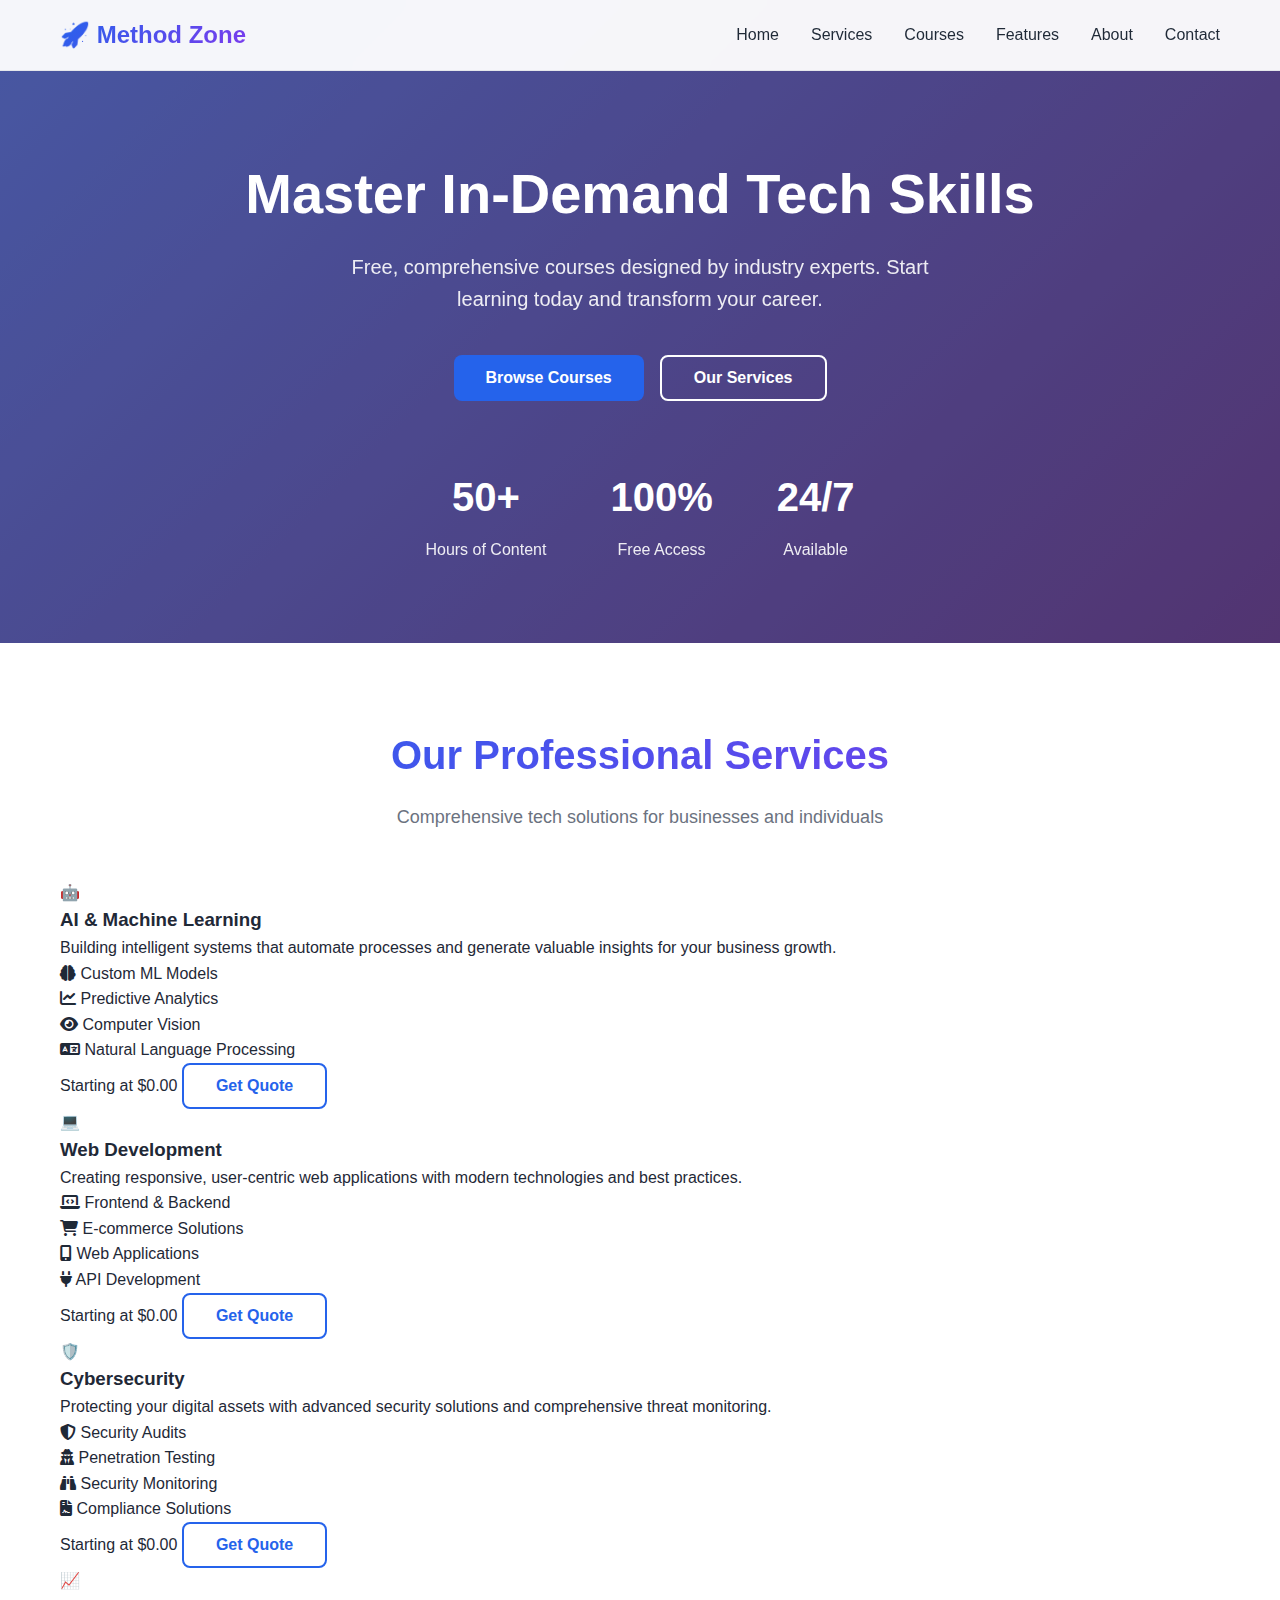
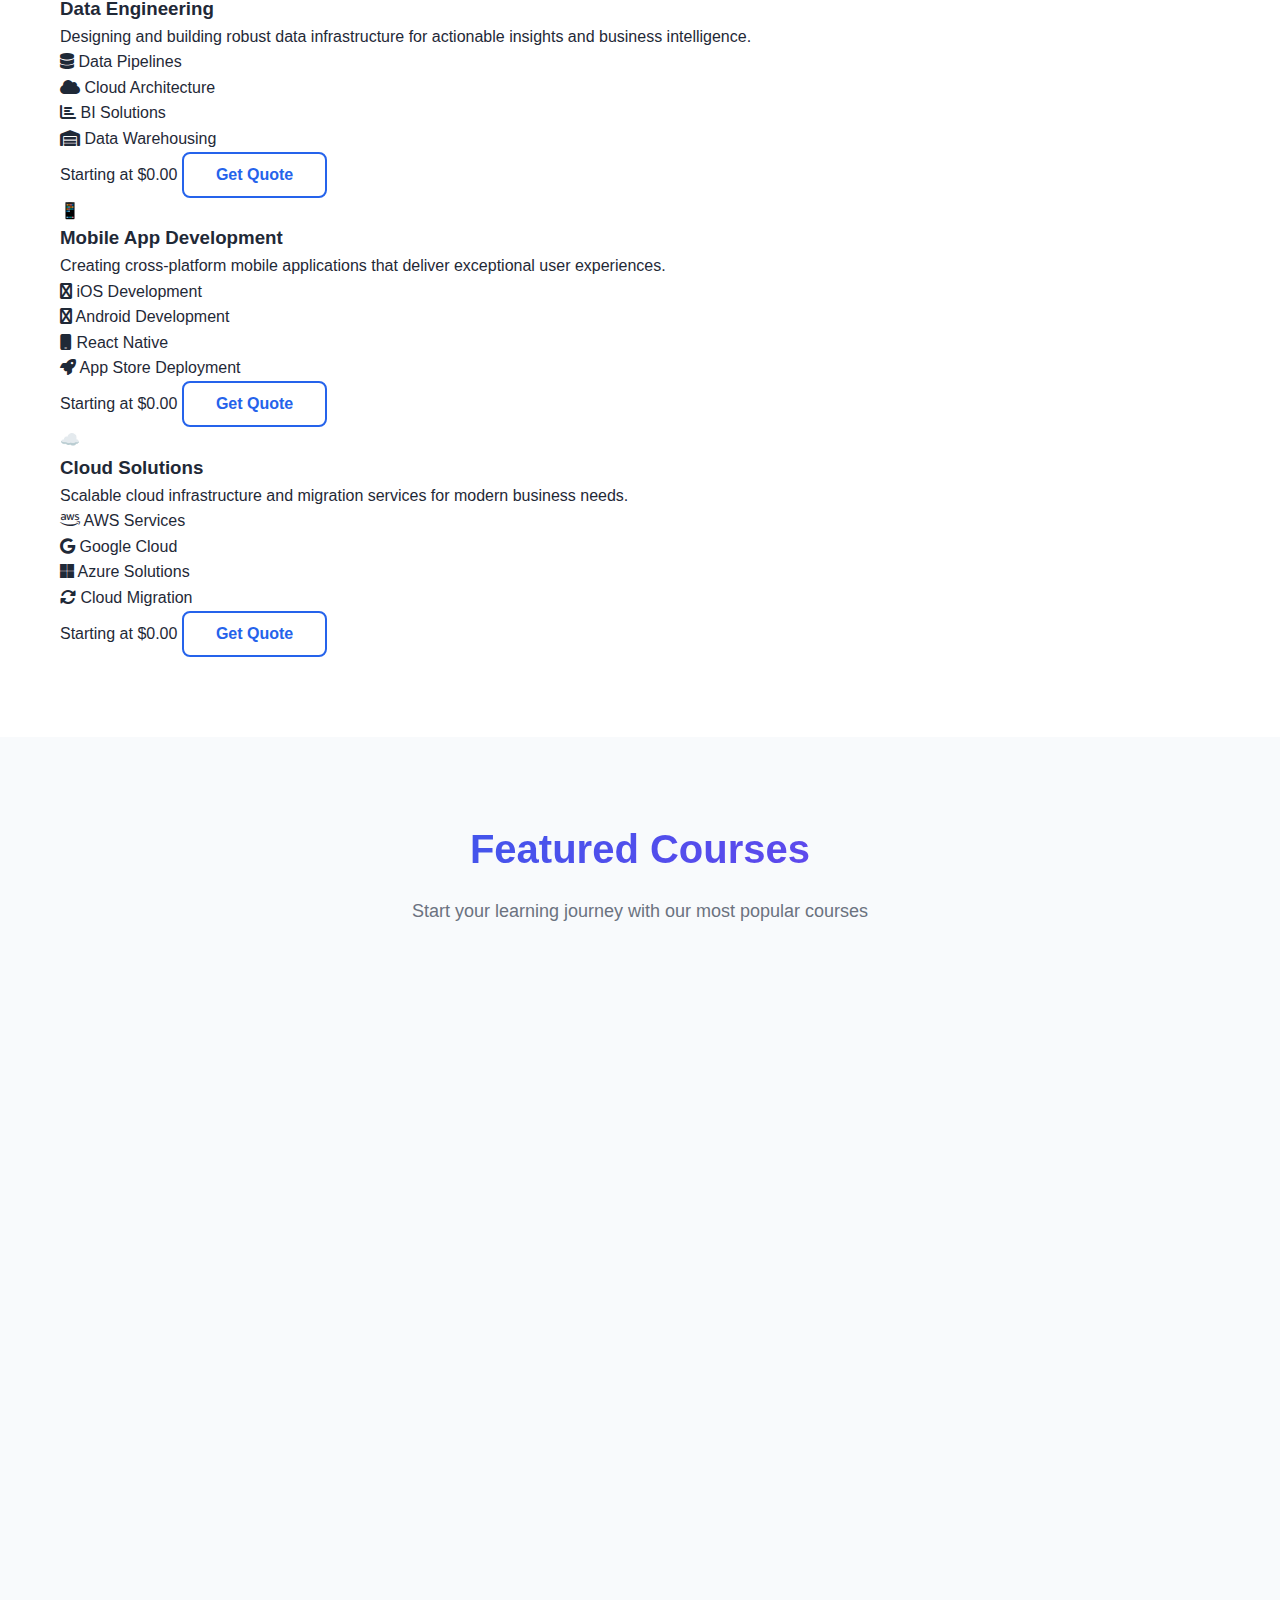
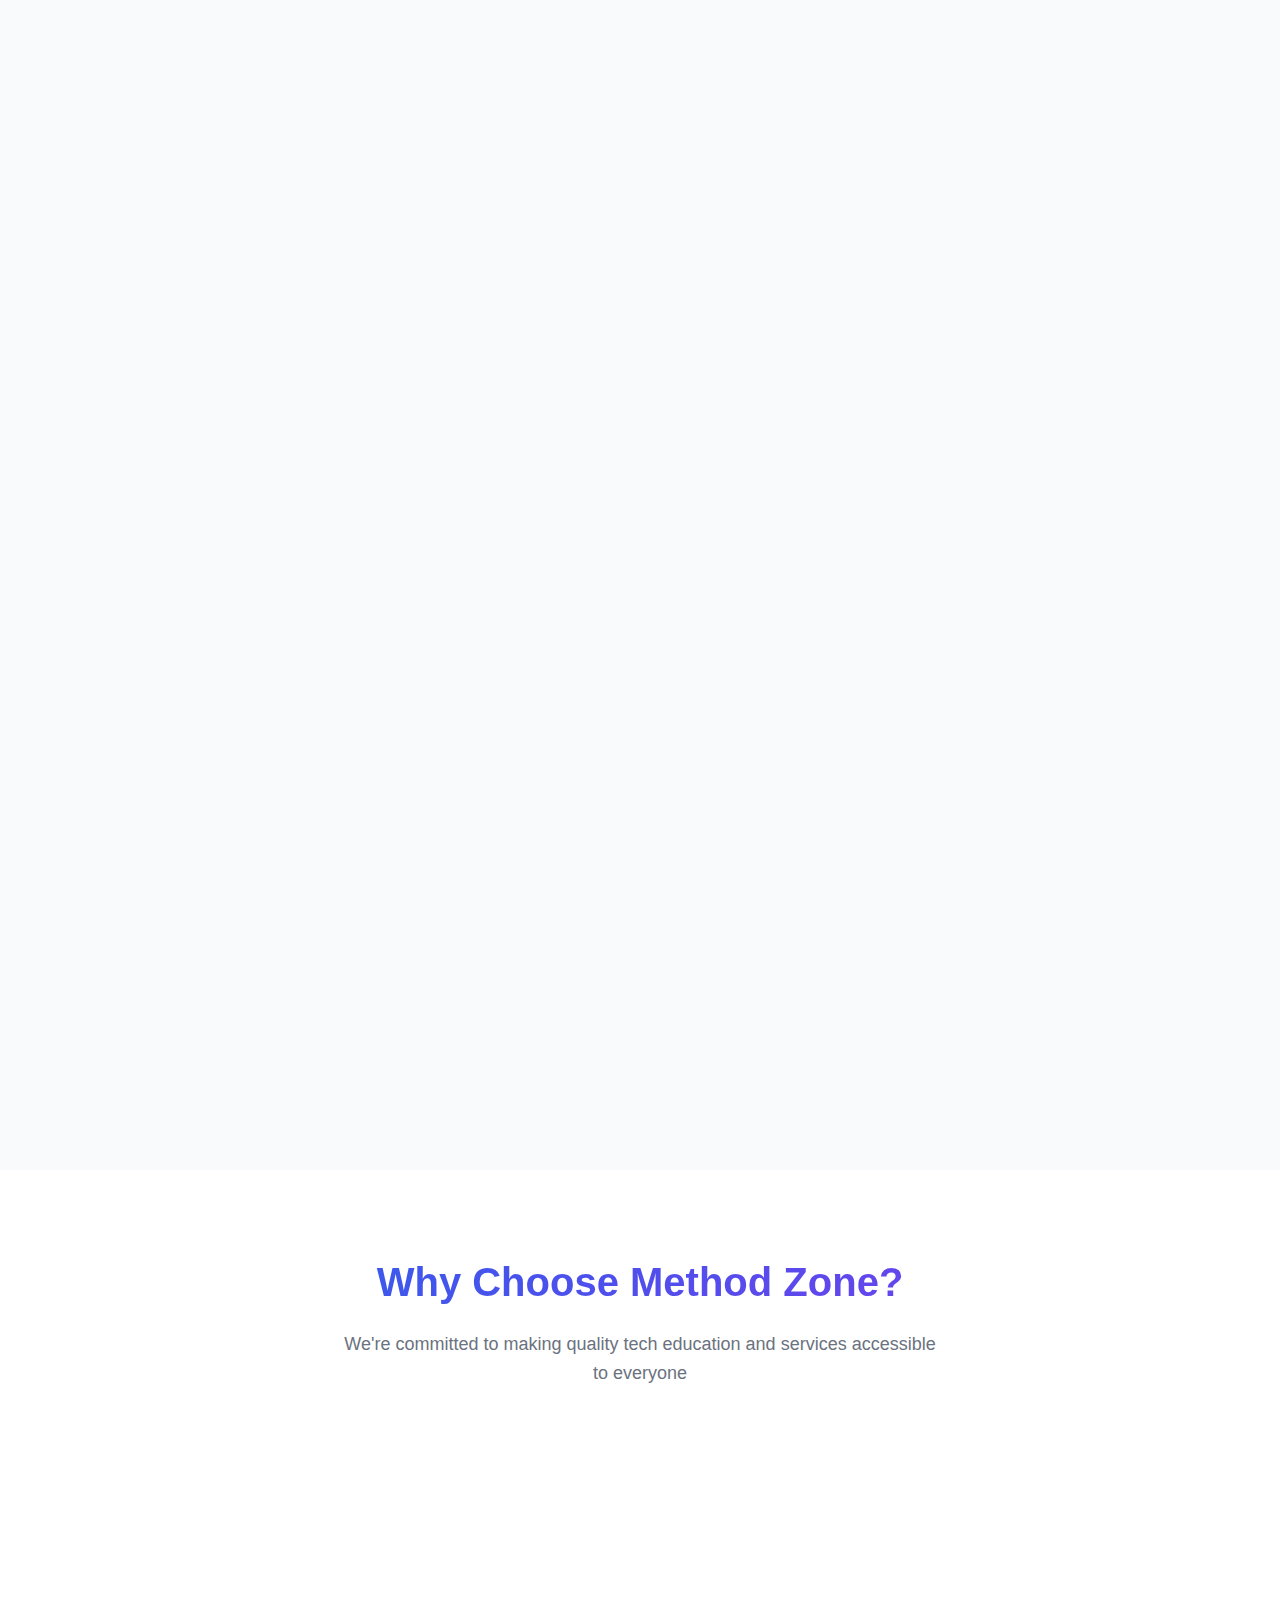
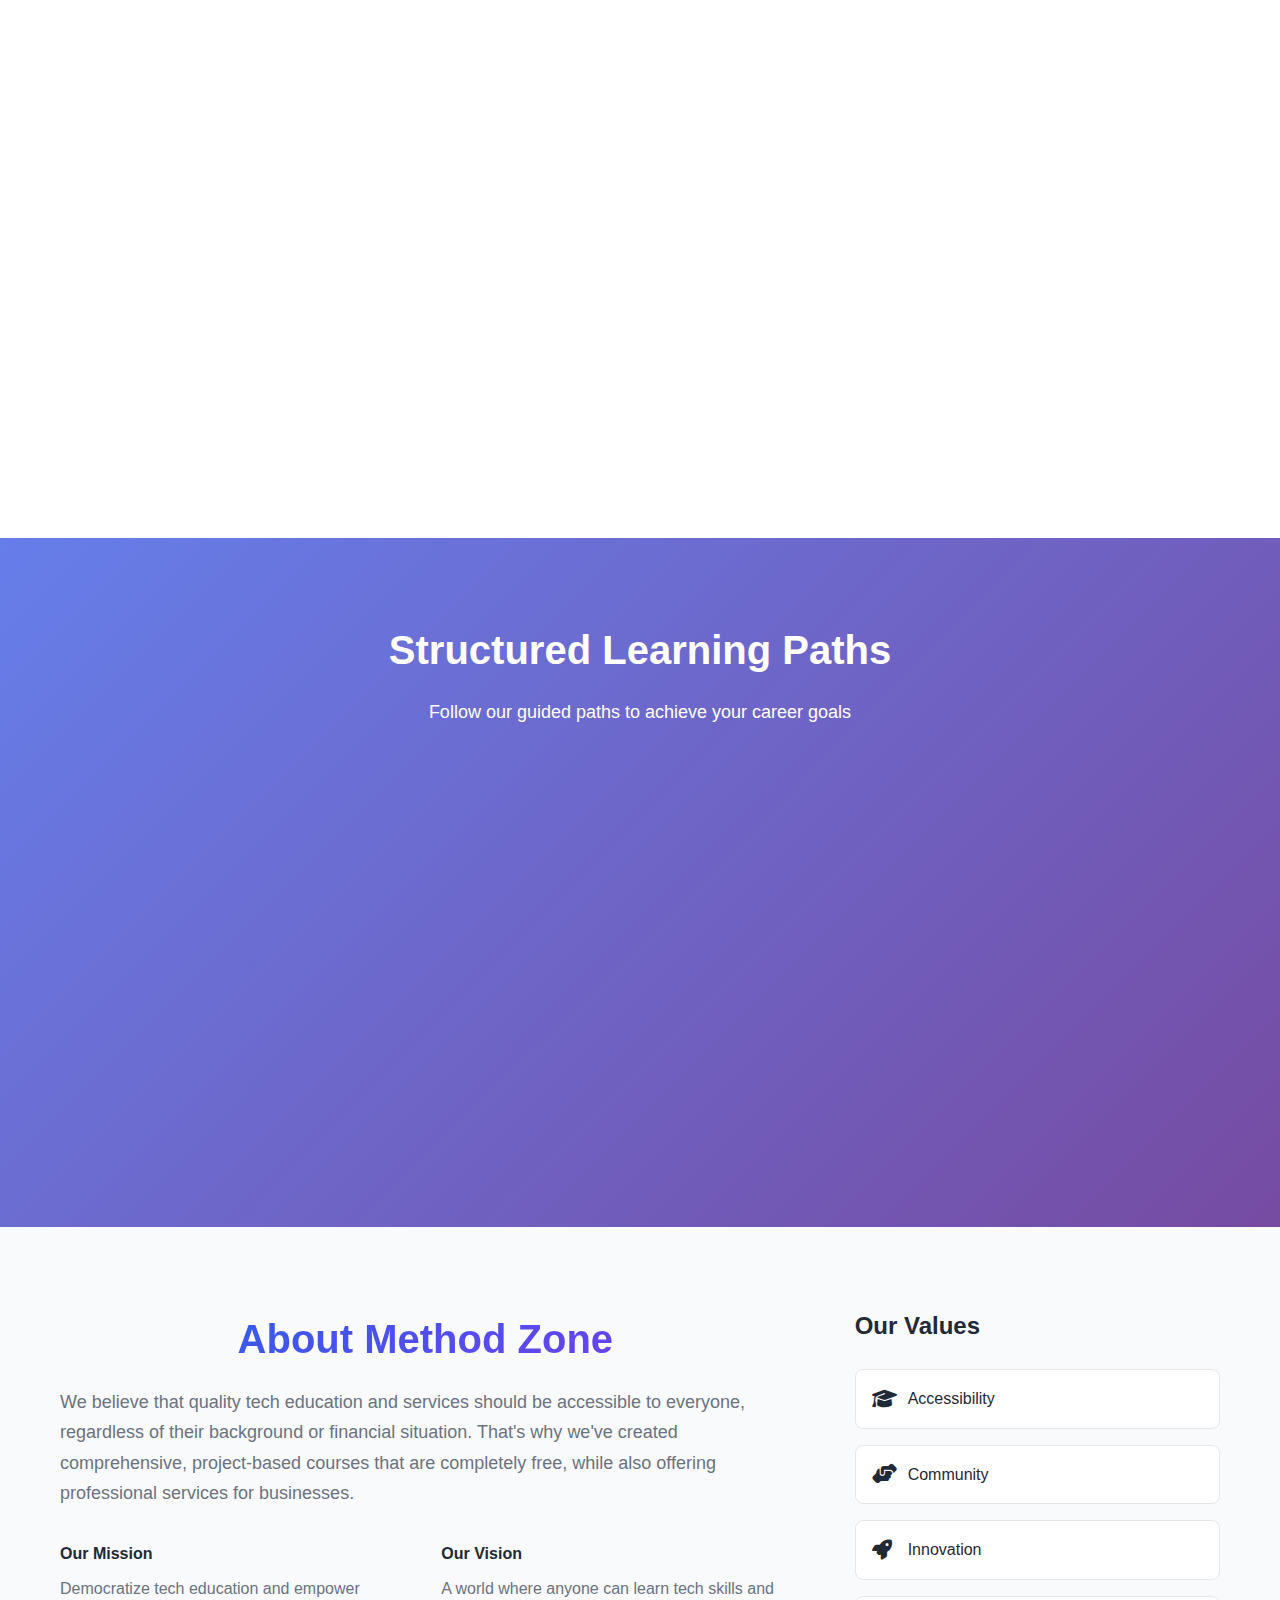
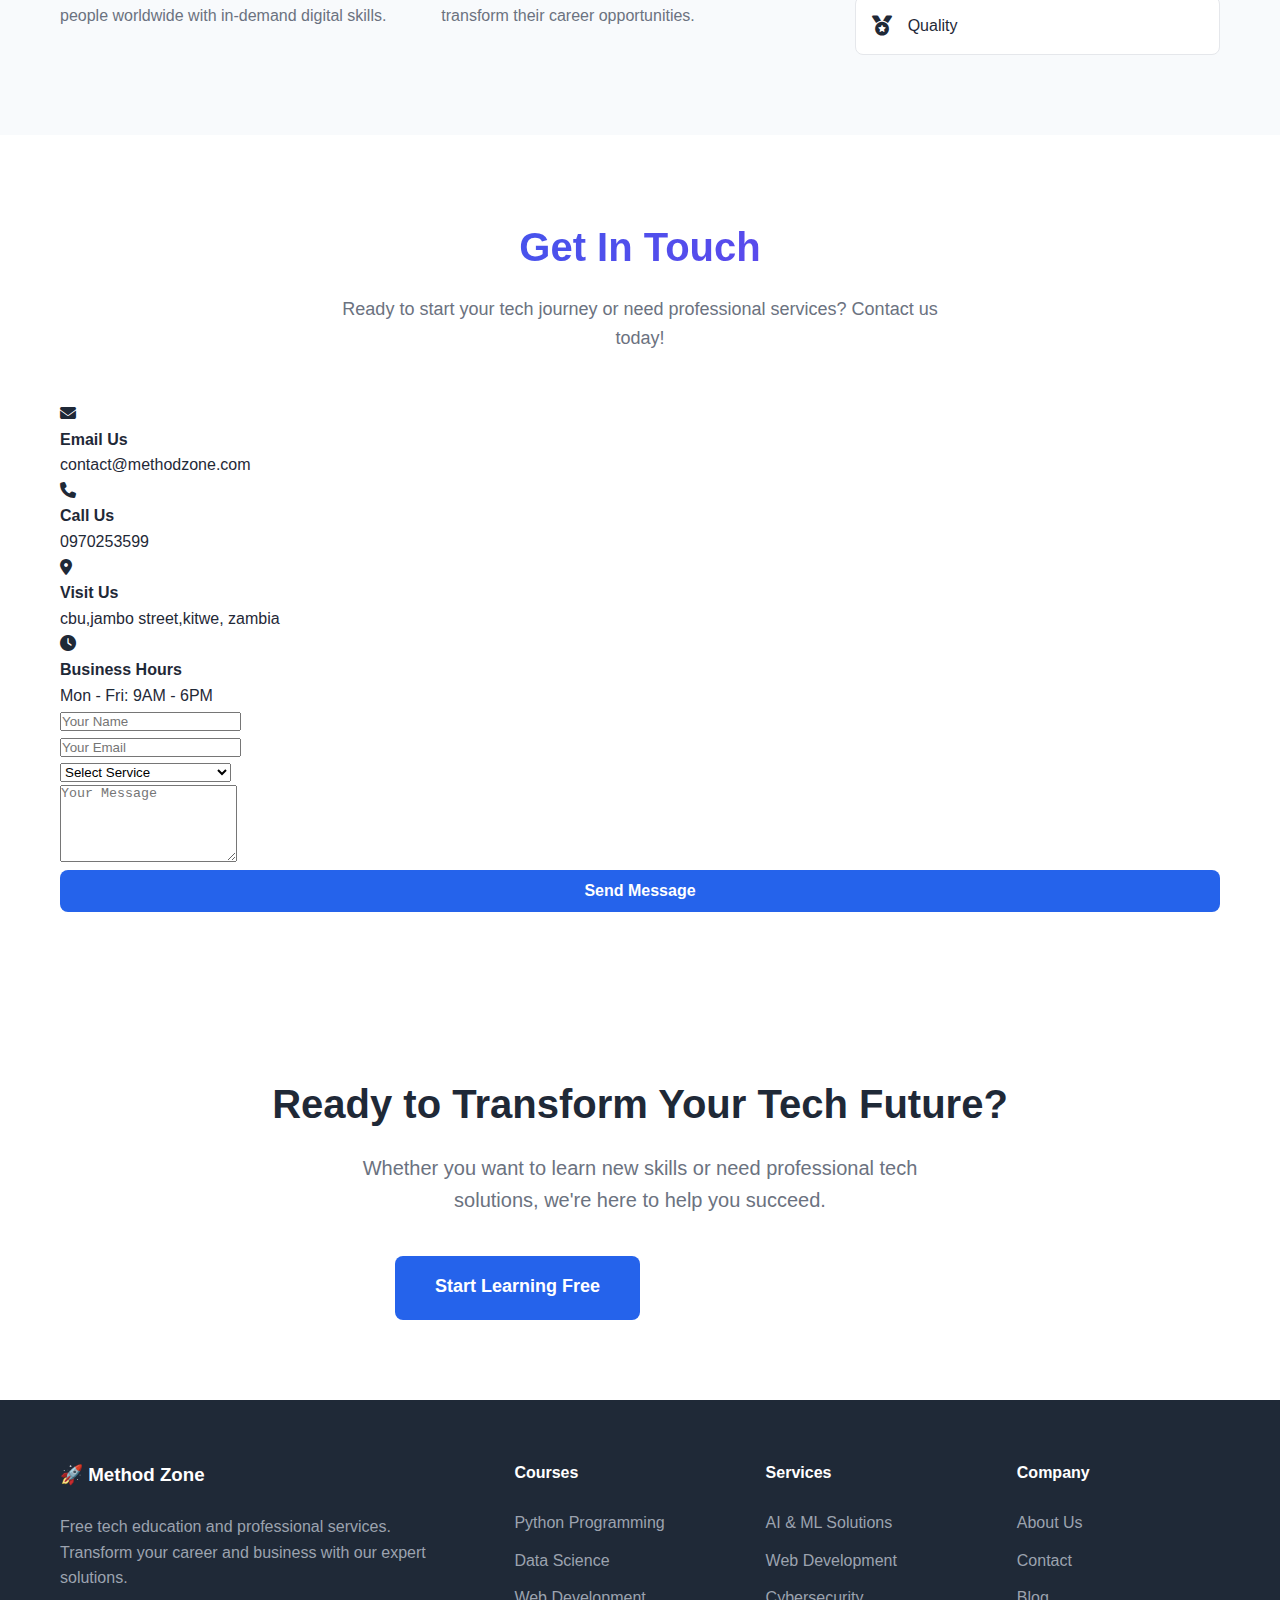
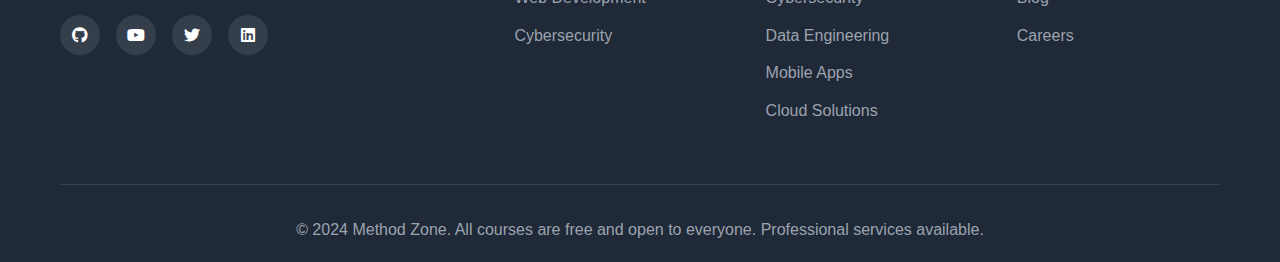
<file: index.html>
<!DOCTYPE html>
<html lang="en">
<head>
    <meta charset="UTF-8">
    <meta name="viewport" content="width=device-width, initial-scale=1.0">
    <title>Method Zone - Tech Solutions & Free Courses</title>
    <link rel="stylesheet" href="styles.css">
    <link href="https://cdnjs.cloudflare.com/ajax/libs/font-awesome/6.4.0/css/all.min.css" rel="stylesheet">
</head>
<body>
    <!-- Navigation -->
    <nav class="navbar">
        <div class="nav-container">
            <div class="nav-logo">
                <h2>🚀 Method Zone</h2>
            </div>
            <div class="nav-menu">
                <a href="#home" class="nav-link">Home</a>
                <a href="#services" class="nav-link">Services</a>
                <a href="#courses" class="nav-link">Courses</a>
                <a href="#features" class="nav-link">Features</a>
                <a href="#about" class="nav-link">About</a>
                <a href="#contact" class="nav-link">Contact</a>
            </div>
            <div class="nav-toggle">
                <span class="bar"></span>
                <span class="bar"></span>
                <span class="bar"></span>
            </div>
        </div>
    </nav>

    <!-- Hero Section -->
    <section id="home" class="hero">
        <div class="hero-content">
            <h1 class="hero-title">Master In-Demand Tech Skills</h1>
            <p class="hero-subtitle">Free, comprehensive courses designed by industry experts. Start learning today and transform your career.</p>
            <div class="hero-buttons">
                <button class="btn btn-primary" onclick="scrollToSection('courses')">Browse Courses</button>
                <button class="btn btn-secondary" onclick="scrollToSection('services')">Our Services</button>
            </div>
        </div>
        <div class="hero-stats">
            <div class="stat">
                <h3>50+</h3>
                <p>Hours of Content</p>
            </div>
            <div class="stat">
                <h3>100%</h3>
                <p>Free Access</p>
            </div>
            <div class="stat">
                <h3>24/7</h3>
                <p>Available</p>
            </div>
        </div>
    </section>

    <!-- Services Section -->
    <section id="services" class="services">
        <div class="container">
            <h2 class="section-title">Our Professional Services</h2>
            <p class="section-subtitle">Comprehensive tech solutions for businesses and individuals</p>
            
            <div class="services-grid">
                <!-- AI & ML Service -->
                <div class="service-card">
                    <div class="service-icon">🤖</div>
                    <h3>AI & Machine Learning</h3>
                    <p class="service-description">Building intelligent systems that automate processes and generate valuable insights for your business growth.</p>
                    <div class="service-features">
                        <div class="feature-item">
                            <i class="fas fa-brain"></i>
                            <span>Custom ML Models</span>
                        </div>
                        <div class="feature-item">
                            <i class="fas fa-chart-line"></i>
                            <span>Predictive Analytics</span>
                        </div>
                        <div class="feature-item">
                            <i class="fas fa-eye"></i>
                            <span>Computer Vision</span>
                        </div>
                        <div class="feature-item">
                            <i class="fas fa-language"></i>
                            <span>Natural Language Processing</span>
                        </div>
                    </div>
                    <div class="service-cta">
                        <span class="service-price">Starting at $0.00</span>
                        <button class="btn btn-outline" onclick="showServiceModal('AI & Machine Learning')">Get Quote</button>
                    </div>
                </div>

                <!-- Web Development Service -->
                <div class="service-card">
                    <div class="service-icon">💻</div>
                    <h3>Web Development</h3>
                    <p class="service-description">Creating responsive, user-centric web applications with modern technologies and best practices.</p>
                    <div class="service-features">
                        <div class="feature-item">
                            <i class="fas fa-laptop-code"></i>
                            <span>Frontend & Backend</span>
                        </div>
                        <div class="feature-item">
                            <i class="fas fa-shopping-cart"></i>
                            <span>E-commerce Solutions</span>
                        </div>
                        <div class="feature-item">
                            <i class="fas fa-mobile-alt"></i>
                            <span>Web Applications</span>
                        </div>
                        <div class="feature-item">
                            <i class="fas fa-plug"></i>
                            <span>API Development</span>
                        </div>
                    </div>
                    <div class="service-cta">
                        <span class="service-price">Starting at $0.00</span>
                        <button class="btn btn-outline" onclick="showServiceModal('Web Development')">Get Quote</button>
                    </div>
                </div>

                <!-- Cybersecurity Service -->
                <div class="service-card">
                    <div class="service-icon">🛡️</div>
                    <h3>Cybersecurity</h3>
                    <p class="service-description">Protecting your digital assets with advanced security solutions and comprehensive threat monitoring.</p>
                    <div class="service-features">
                        <div class="feature-item">
                            <i class="fas fa-shield-alt"></i>
                            <span>Security Audits</span>
                        </div>
                        <div class="feature-item">
                            <i class="fas fa-user-secret"></i>
                            <span>Penetration Testing</span>
                        </div>
                        <div class="feature-item">
                            <i class="fas fa-binoculars"></i>
                            <span>Security Monitoring</span>
                        </div>
                        <div class="feature-item">
                            <i class="fas fa-file-contract"></i>
                            <span>Compliance Solutions</span>
                        </div>
                    </div>
                    <div class="service-cta">
                        <span class="service-price">Starting at $0.00</span>
                        <button class="btn btn-outline" onclick="showServiceModal('Cybersecurity')">Get Quote</button>
                    </div>
                </div>

                <!-- Data Engineering Service -->
                <div class="service-card">
                    <div class="service-icon">📈</div>
                    <h3>Data Engineering</h3>
                    <p class="service-description">Designing and building robust data infrastructure for actionable insights and business intelligence.</p>
                    <div class="service-features">
                        <div class="feature-item">
                            <i class="fas fa-database"></i>
                            <span>Data Pipelines</span>
                        </div>
                        <div class="feature-item">
                            <i class="fas fa-cloud"></i>
                            <span>Cloud Architecture</span>
                        </div>
                        <div class="feature-item">
                            <i class="fas fa-chart-bar"></i>
                            <span>BI Solutions</span>
                        </div>
                        <div class="feature-item">
                            <i class="fas fa-warehouse"></i>
                            <span>Data Warehousing</span>
                        </div>
                    </div>
                    <div class="service-cta">
                        <span class="service-price">Starting at $0.00</span>
                        <button class="btn btn-outline" onclick="showServiceModal('Data Engineering')">Get Quote</button>
                    </div>
                </div>

                <!-- Mobile App Development -->
                <div class="service-card">
                    <div class="service-icon">📱</div>
                    <h3>Mobile App Development</h3>
                    <p class="service-description">Creating cross-platform mobile applications that deliver exceptional user experiences.</p>
                    <div class="service-features">
                        <div class="feature-item">
                            <i class="fas fa-apple"></i>
                            <span>iOS Development</span>
                        </div>
                        <div class="feature-item">
                            <i class="fas fa-android"></i>
                            <span>Android Development</span>
                        </div>
                        <div class="feature-item">
                            <i class="fas fa-mobile"></i>
                            <span>React Native</span>
                        </div>
                        <div class="feature-item">
                            <i class="fas fa-rocket"></i>
                            <span>App Store Deployment</span>
                        </div>
                    </div>
                    <div class="service-cta">
                        <span class="service-price">Starting at $0.00</span>
                        <button class="btn btn-outline" onclick="showServiceModal('Mobile App Development')">Get Quote</button>
                    </div>
                </div>

                <!-- Cloud Solutions -->
                <div class="service-card">
                    <div class="service-icon">☁️</div>
                    <h3>Cloud Solutions</h3>
                    <p class="service-description">Scalable cloud infrastructure and migration services for modern business needs.</p>
                    <div class="service-features">
                        <div class="feature-item">
                            <i class="fab fa-aws"></i>
                            <span>AWS Services</span>
                        </div>
                        <div class="feature-item">
                            <i class="fab fa-google"></i>
                            <span>Google Cloud</span>
                        </div>
                        <div class="feature-item">
                            <i class="fab fa-microsoft"></i>
                            <span>Azure Solutions</span>
                        </div>
                        <div class="feature-item">
                            <i class="fas fa-sync-alt"></i>
                            <span>Cloud Migration</span>
                        </div>
                    </div>
                    <div class="service-cta">
                        <span class="service-price">Starting at $0.00</span>
                        <button class="btn btn-outline" onclick="showServiceModal('Cloud Solutions')">Get Quote</button>
                    </div>
                </div>
            </div>
        </div>
    </section>

    <!-- Featured Courses -->
    <section id="courses" class="courses">
        <div class="container">
            <h2 class="section-title">Featured Courses</h2>
            <p class="section-subtitle">Start your learning journey with our most popular courses</p>
            
            <div class="courses-grid">
                <!-- Python Course -->
                <div class="course-card featured">
                    <div class="course-badge">Most Popular</div>
                    <div class="course-icon">🐍</div>
                    <h3>Python Programming Mastery</h3>
                    <p class="course-description">Complete Python course from absolute beginner to advanced developer. Learn web development, automation, data analysis, and more.</p>
                    
                    <div class="course-meta">
                        <span class="duration"><i class="fas fa-clock"></i> 8 Weeks</span>
                        <span class="level"><i class="fas fa-signal"></i> Beginner to Advanced</span>
                        <span class="price"><i class="fas fa-tag"></i> Free</span>
                    </div>

                    <div class="course-highlights">
                        <h4>What You'll Learn:</h4>
                        <ul>
                            <li>Python Syntax & Fundamentals</li>
                            <li>Object-Oriented Programming</li>
                            <li>Web Development with Flask/Django</li>
                            <li>Data Analysis with Pandas</li>
                            <li>Automation & Scripting</li>
                            <li>Real-world Projects</li>
                        </ul>
                    </div>

                    <div class="course-actions">
                        <a href="courses/python.html" class="btn btn-primary btn-full">Start Learning Now</a>
                        <button class="btn btn-outline" onclick="showCoursePreview('python')">
                            <i class="fas fa-play-circle"></i> Preview Course
                        </button>
                    </div>
                </div>

                <!-- Data Science Course -->
                <div class="course-card">
                    <div class="course-icon">📊</div>
                    <h3>Data Science & Machine Learning</h3>
                    <p class="course-description">Master data analysis, visualization, and machine learning algorithms. Work with real datasets and build predictive models.</p>
                    
                    <div class="course-meta">
                        <span class="duration"><i class="fas fa-clock"></i> 10 Weeks</span>
                        <span class="level"><i class="fas fa-signal"></i> Intermediate</span>
                        <span class="price"><i class="fas fa-tag"></i> Free</span>
                    </div>

                    <div class="course-highlights">
                        <h4>What You'll Learn:</h4>
                        <ul>
                            <li>Data Analysis with Pandas & NumPy</li>
                            <li>Data Visualization with Matplotlib</li>
                            <li>Machine Learning Algorithms</li>
                            <li>Statistical Analysis</li>
                            <li>Real-world Data Projects</li>
                            <li>Model Deployment</li>
                        </ul>
                    </div>

                    <div class="course-actions">
                        <a href="courses/datascience.html" class="btn btn-primary btn-full">Start Learning Now</a>
                        <button class="btn btn-outline" onclick="showCoursePreview('datascience')">
                            <i class="fas fa-play-circle"></i> Preview Course
                        </button>
                    </div>
                </div>

                <!-- Web Development Course -->
                <div class="course-card">
                    <div class="course-icon">🌐</div>
                    <h3>Full-Stack Web Development</h3>
                    <p class="course-description">Become a full-stack developer. Learn frontend and backend technologies to build modern web applications.</p>
                    
                    <div class="course-meta">
                        <span class="duration"><i class="fas fa-clock"></i> 12 Weeks</span>
                        <span class="level"><i class="fas fa-signal"></i> Beginner to Advanced</span>
                        <span class="price"><i class="fas fa-tag"></i> Free</span>
                    </div>

                    <div class="course-highlights">
                        <h4>What You'll Learn:</h4>
                        <ul>
                            <li>HTML5, CSS3, JavaScript ES6+</li>
                            <li>React.js & Modern Frontend</li>
                            <li>Node.js & Express Backend</li>
                            <li>Database Design & SQL</li>
                            <li>RESTful APIs</li>
                            <li>Deployment & DevOps</li>
                        </ul>
                    </div>

                    <div class="course-actions">
                        <a href="courses/webdev.html" class="btn btn-primary btn-full">Start Learning Now</a>
                        <button class="btn btn-outline" onclick="showCoursePreview('webdev')">
                            <i class="fas fa-play-circle"></i> Preview Course
                        </button>
                    </div>
                </div>

                <!-- Cybersecurity Course -->
                <div class="course-card">
                    <div class="course-icon">🛡️</div>
                    <h3>Cybersecurity Fundamentals</h3>
                    <p class="course-description">Learn essential cybersecurity concepts, ethical hacking, and how to protect systems from modern threats.</p>
                    
                    <div class="course-meta">
                        <span class="duration"><i class="fas fa-clock"></i> 6 Weeks</span>
                        <span class="level"><i class="fas fa-signal"></i> Beginner</span>
                        <span class="price"><i class="fas fa-tag"></i> Free</span>
                    </div>

                    <div class="course-highlights">
                        <h4>What You'll Learn:</h4>
                        <ul>
                            <li>Network Security Principles</li>
                            <li>Cryptography & Encryption</li>
                            <li>Ethical Hacking Techniques</li>
                            <li>Security Tools & Practices</li>
                            <li>Threat Detection & Response</li>
                            <li>Security Compliance</li>
                        </ul>
                    </div>

                    <div class="course-actions">
                        <a href="courses/cybersecurity.html" class="btn btn-primary btn-full">Start Learning Now</a>
                        <button class="btn btn-outline" onclick="showCoursePreview('cybersecurity')">
                            <i class="fas fa-play-circle"></i> Preview Course
                        </button>
                    </div>
                </div>
            </div>
        </div>
    </section>

    <!-- Features Section -->
    <section id="features" class="features">
        <div class="container">
            <h2 class="section-title">Why Choose Method Zone?</h2>
            <p class="section-subtitle">We're committed to making quality tech education and services accessible to everyone</p>
            
            <div class="features-grid">
                <div class="feature-card">
                    <div class="feature-icon">🎯</div>
                    <h3>Project-Based Learning</h3>
                    <p>Learn by building real-world projects that you can add to your portfolio and showcase to employers.</p>
                </div>

                <div class="feature-card">
                    <div class="feature-icon">🆓</div>
                    <h3>Free Courses</h3>
                    <p>All our educational courses are 100% free forever. No hidden costs, no subscriptions, no limitations.</p>
                </div>

                <div class="feature-card">
                    <div class="feature-icon">💼</div>
                    <h3>Professional Services</h3>
                    <p>Get expert tech solutions for your business with our affordable professional services.</p>
                </div>

                <div class="feature-card">
                    <div class="feature-icon">📚</div>
                    <h3>Comprehensive Curriculum</h3>
                    <p>From absolute beginner to job-ready professional with structured learning paths and milestones.</p>
                </div>

                <div class="feature-card">
                    <div class="feature-icon">⚡</div>
                    <h3>Self-Paced Learning</h3>
                    <p>Learn at your own pace, on your own schedule. Access course materials anytime, anywhere.</p>
                </div>

                <div class="feature-card">
                    <div class="feature-icon">🛠️</div>
                    <h3>Hands-On Practice</h3>
                    <p>Interactive coding exercises, challenges, and projects to reinforce your learning.</p>
                </div>
            </div>
        </div>
    </section>

    <!-- Learning Paths -->
    <section class="learning-paths">
        <div class="container">
            <h2 class="section-title">Structured Learning Paths</h2>
            <p class="section-subtitle">Follow our guided paths to achieve your career goals</p>
            
            <div class="paths-grid">
                <div class="path-card">
                    <h3>🚀 Beginner Developer</h3>
                    <div class="path-courses">
                        <span class="course-tag">Python Programming</span>
                        <span class="course-tag">Web Development Basics</span>
                        <span class="course-tag">Git & GitHub</span>
                    </div>
                    <p>Start your coding journey with fundamental concepts and build your first applications.</p>
                    <a href="#courses" class="btn btn-outline">Start Path</a>
                </div>

                <div class="path-card">
                    <h3>📊 Data Scientist</h3>
                    <div class="path-courses">
                        <span class="course-tag">Python Programming</span>
                        <span class="course-tag">Data Science & ML</span>
                        <span class="course-tag">SQL Database</span>
                    </div>
                    <p>Master data analysis, machine learning, and statistical modeling for data-driven insights.</p>
                    <a href="#courses" class="btn btn-outline">Start Path</a>
                </div>

                <div class="path-card">
                    <h3>🌐 Full-Stack Developer</h3>
                    <div class="path-courses">
                        <span class="course-tag">Web Development</span>
                        <span class="course-tag">React.js</span>
                        <span class="course-tag">Node.js & APIs</span>
                    </div>
                    <p>Build complete web applications with both frontend and backend technologies.</p>
                    <a href="#courses" class="btn btn-outline">Start Path</a>
                </div>
            </div>
        </div>
    </section>

    <!-- About Section -->
    <section id="about" class="about">
        <div class="container">
            <div class="about-content">
                <div class="about-text">
                    <h2 class="section-title">About Method Zone</h2>
                    <p>We believe that quality tech education and services should be accessible to everyone, regardless of their background or financial situation. That's why we've created comprehensive, project-based courses that are completely free, while also offering professional services for businesses.</p>
                    
                    <div class="mission-stats">
                        <div class="mission-stat">
                            <h4>Our Mission</h4>
                            <p>Democratize tech education and empower people worldwide with in-demand digital skills.</p>
                        </div>
                        <div class="mission-stat">
                            <h4>Our Vision</h4>
                            <p>A world where anyone can learn tech skills and transform their career opportunities.</p>
                        </div>
                    </div>
                </div>
                <div class="about-values">
                    <h3>Our Values</h3>
                    <div class="values-list">
                        <div class="value-item">
                            <i class="fas fa-graduation-cap"></i>
                            <span>Accessibility</span>
                        </div>
                        <div class="value-item">
                            <i class="fas fa-hands-helping"></i>
                            <span>Community</span>
                        </div>
                        <div class="value-item">
                            <i class="fas fa-rocket"></i>
                            <span>Innovation</span>
                        </div>
                        <div class="value-item">
                            <i class="fas fa-medal"></i>
                            <span>Quality</span>
                        </div>
                    </div>
                </div>
            </div>
        </div>
    </section>

    <!-- Contact Section -->
    <section id="contact" class="contact">
        <div class="container">
            <h2 class="section-title">Get In Touch</h2>
            <p class="section-subtitle">Ready to start your tech journey or need professional services? Contact us today!</p>
            
            <div class="contact-content">
                <div class="contact-info">
                    <div class="contact-item">
                        <i class="fas fa-envelope"></i>
                        <div>
                            <h4>Email Us</h4>
                            <p>contact@methodzone.com</p>
                        </div>
                    </div>
                    <div class="contact-item">
                        <i class="fas fa-phone"></i>
                        <div>
                            <h4>Call Us</h4>
                            <p>0970253599</p>
                        </div>
                    </div>
                    <div class="contact-item">
                        <i class="fas fa-map-marker-alt"></i>
                        <div>
                            <h4>Visit Us</h4>
                            <p>cbu,jambo street,kitwe, zambia</p>
                        </div>
                    </div>
                    <div class="contact-item">
                        <i class="fas fa-clock"></i>
                        <div>
                            <h4>Business Hours</h4>
                            <p>Mon - Fri: 9AM - 6PM</p>
                        </div>
                    </div>
                </div>
                
                <form class="contact-form" id="contactForm">
                    <div class="form-group">
                        <input type="text" id="name" placeholder="Your Name" required>
                    </div>
                    <div class="form-group">
                        <input type="email" id="email" placeholder="Your Email" required>
                    </div>
                    <div class="form-group">
                        <select id="service-type" required>
                            <option value="">Select Service</option>
                            <option value="ai-ml">AI & Machine Learning</option>
                            <option value="web-dev">Web Development</option>
                            <option value="cybersecurity">Cybersecurity</option>
                            <option value="data-engineering">Data Engineering</option>
                            <option value="mobile-app">Mobile App Development</option>
                            <option value="cloud">Cloud Solutions</option>
                            <option value="course">Course Inquiry</option>
                            <option value="other">Other</option>
                        </select>
                    </div>
                    <div class="form-group">
                        <textarea id="message" placeholder="Your Message" rows="5" required></textarea>
                    </div>
                    <button type="submit" class="btn btn-primary btn-full">Send Message</button>
                </form>
            </div>
        </div>
    </section>

    <!-- CTA Section -->
    <section class="cta">
        <div class="container">
            <div class="cta-content">
                <h2>Ready to Transform Your Tech Future?</h2>
                <p>Whether you want to learn new skills or need professional tech solutions, we're here to help you succeed.</p>
                <div class="cta-buttons">
                    <a href="#courses" class="btn btn-primary btn-large">Start Learning Free</a>
                    <a href="#services" class="btn btn-secondary btn-large">Explore Services</a>
                </div>
            </div>
        </div>
    </section>

    <!-- Footer -->
    <footer class="footer">
        <div class="container">
            <div class="footer-content">
                <div class="footer-section">
                    <h3>🚀 Method Zone</h3>
                    <p>Free tech education and professional services. Transform your career and business with our expert solutions.</p>
                    <div class="social-links">
                        <a href="#"><i class="fab fa-github"></i></a>
                        <a href="#"><i class="fab fa-youtube"></i></a>
                        <a href="#"><i class="fab fa-twitter"></i></a>
                        <a href="#"><i class="fab fa-linkedin"></i></a>
                    </div>
                </div>
                <div class="footer-section">
                    <h4>Courses</h4>
                    <ul>
                        <li><a href="courses/python.html">Python Programming</a></li>
                        <li><a href="courses/datascience.html">Data Science</a></li>
                        <li><a href="courses/webdev.html">Web Development</a></li>
                        <li><a href="courses/cybersecurity.html">Cybersecurity</a></li>
                    </ul>
                </div>
                <div class="footer-section">
                    <h4>Services</h4>
                    <ul>
                        <li><a href="#services">AI & ML Solutions</a></li>
                        <li><a href="#services">Web Development</a></li>
                        <li><a href="#services">Cybersecurity</a></li>
                        <li><a href="#services">Data Engineering</a></li>
                        <li><a href="#services">Mobile Apps</a></li>
                        <li><a href="#services">Cloud Solutions</a></li>
                    </ul>
                </div>
                <div class="footer-section">
                    <h4>Company</h4>
                    <ul>
                        <li><a href="#about">About Us</a></li>
                        <li><a href="#contact">Contact</a></li>
                        <li><a href="#">Blog</a></li>
                        <li><a href="#">Careers</a></li>
                    </ul>
                </div>
            </div>
            <div class="footer-bottom">
                <p>&copy; 2024 Method Zone. All courses are free and open to everyone. Professional services available.</p>
            </div>
        </div>
    </footer>

    <!-- Course Preview Modal -->
    <div id="previewModal" class="modal">
        <div class="modal-content large">
            <span class="close" onclick="closeModal()">&times;</span>
            <div id="previewContent">
                <!-- Dynamic content will be inserted here -->
            </div>
        </div>
    </div>

    <!-- Service Inquiry Modal -->
    <div id="serviceModal" class="modal">
        <div class="modal-content">
            <span class="close" onclick="closeServiceModal()">&times;</span>
            <div id="serviceContent">
                <!-- Dynamic service content will be inserted here -->
            </div>
        </div>
    </div>

    <script src="script.js"></script>
</body>
</html>
</file>
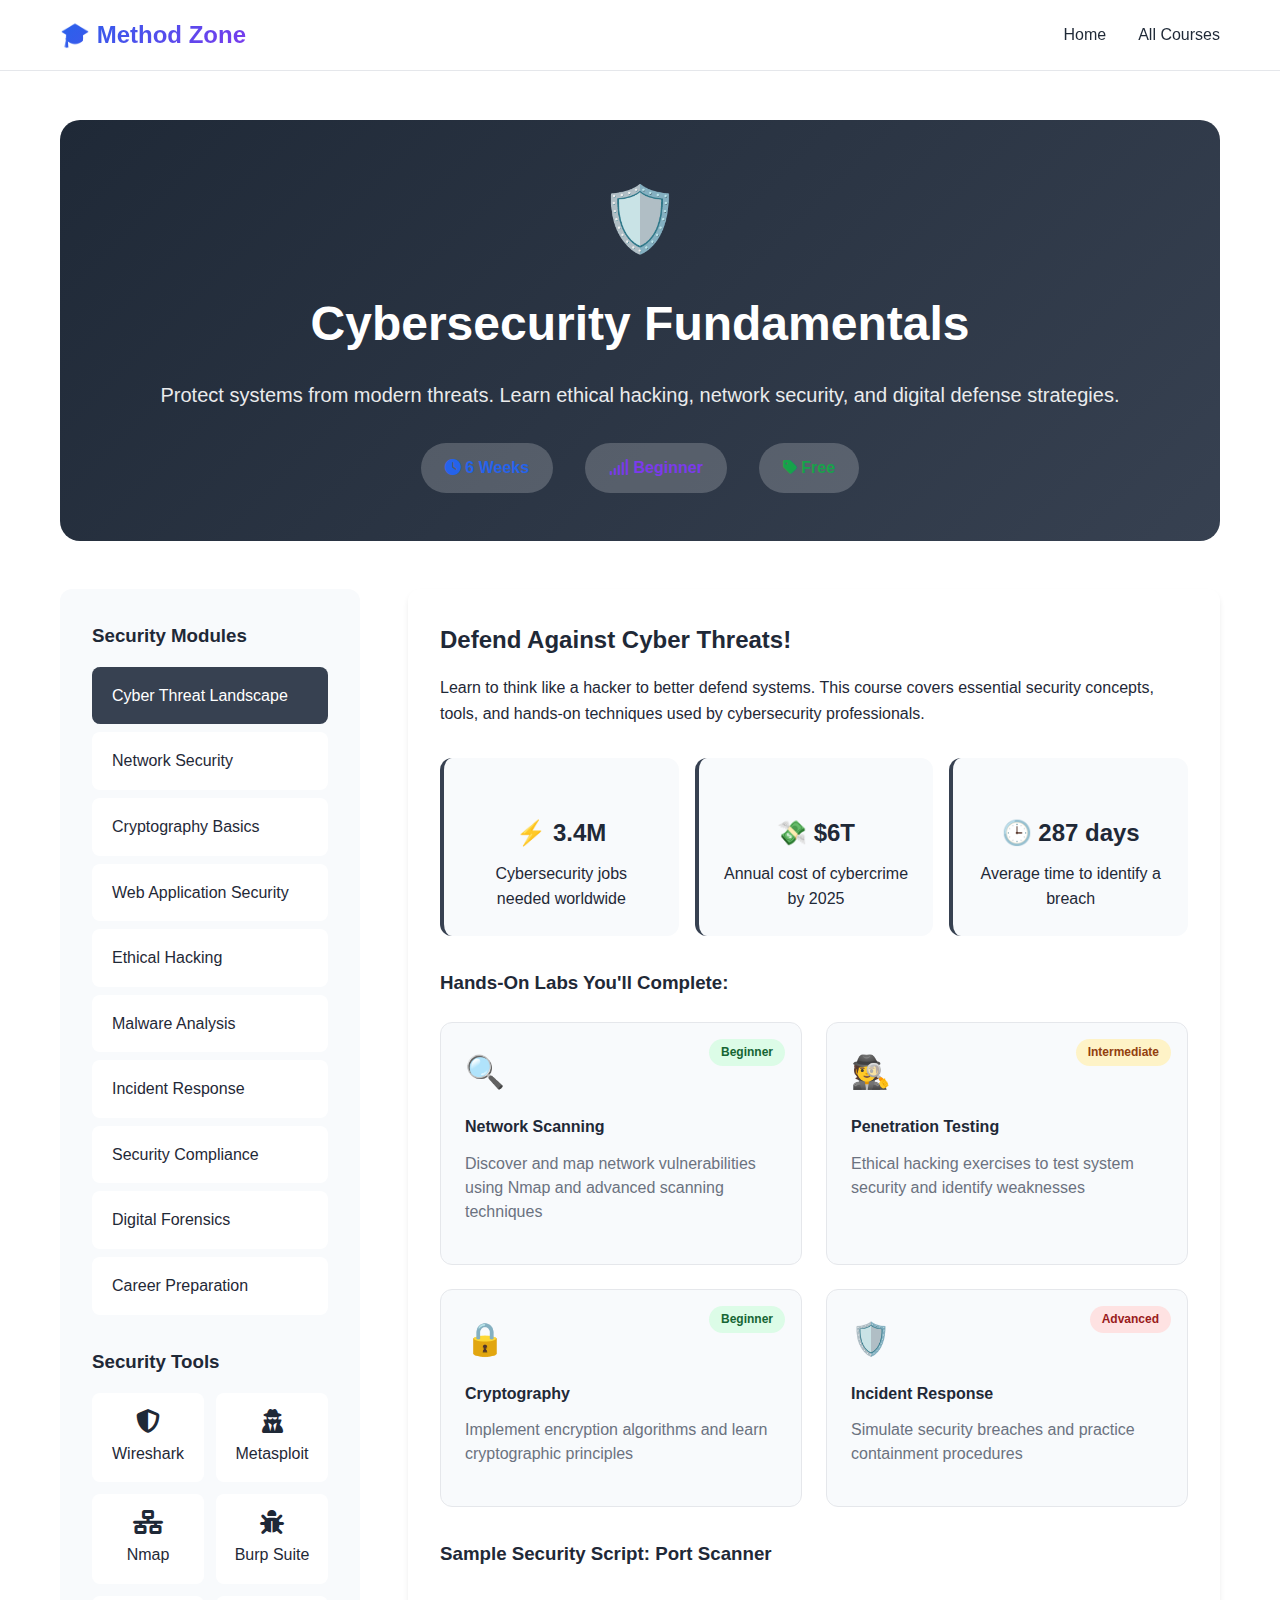
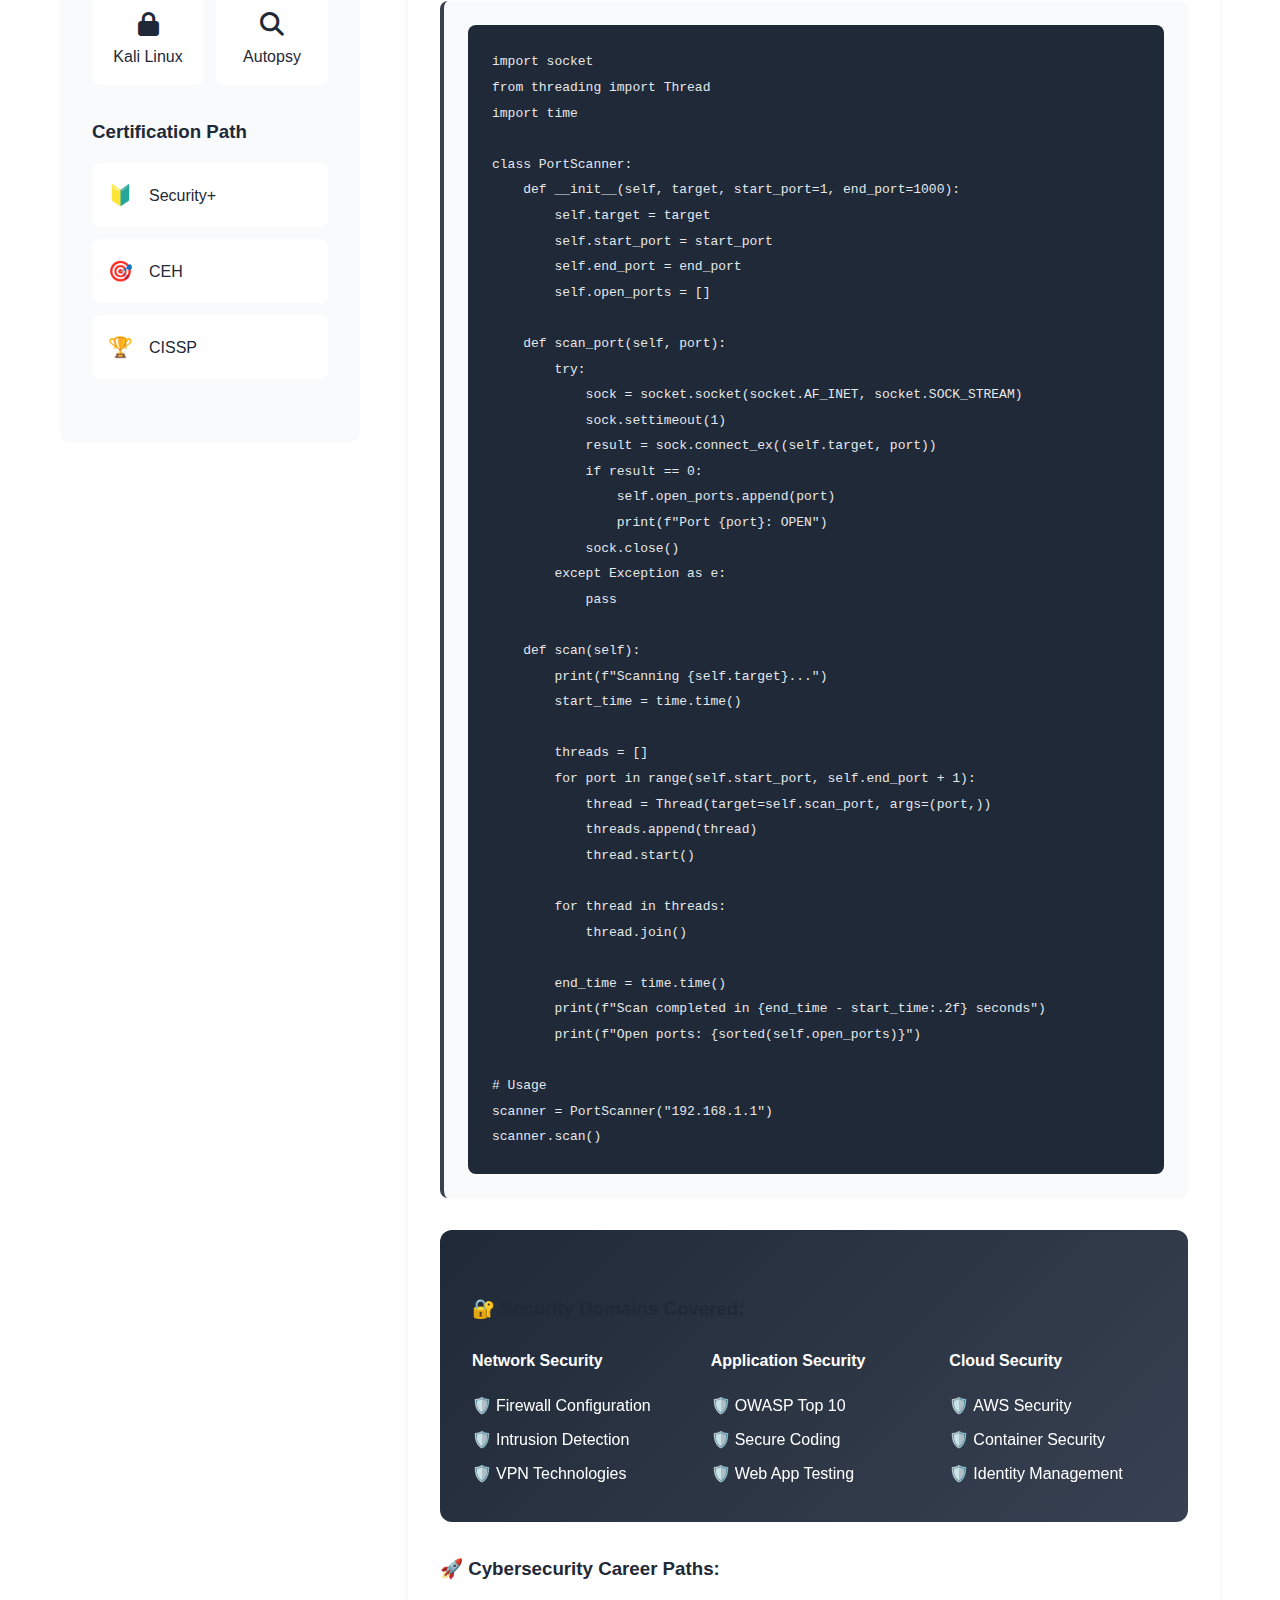
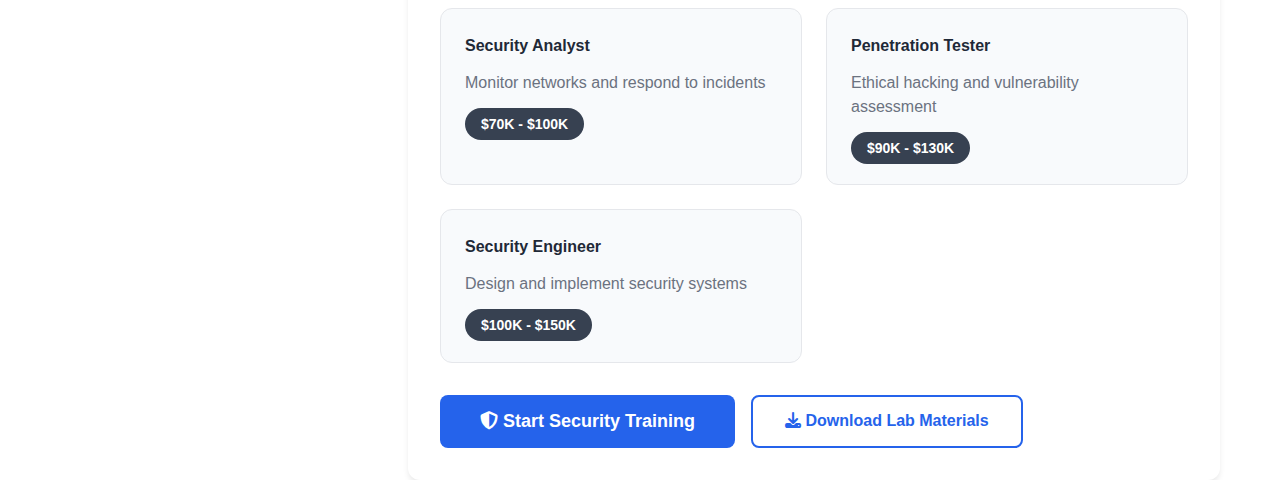
<file: courses/cybersecurity.html>
<!DOCTYPE html>
<html lang="en">
<head>
    <meta charset="UTF-8">
    <meta name="viewport" content="width=device-width, initial-scale=1.0">
    <title>Cybersecurity Fundamentals - Method Zone</title>
    <link rel="stylesheet" href="../styles.css">
    <link href="https://cdnjs.cloudflare.com/ajax/libs/font-awesome/6.4.0/css/all.min.css" rel="stylesheet">
</head>
<body>
    <nav class="navbar">
        <div class="nav-container">
            <div class="nav-logo">
                <a href="../index.html" style="text-decoration: none;">
                    <h2>🎓 Method Zone</h2>
                </a>
            </div>
            <div class="nav-menu">
                <a href="../index.html" class="nav-link">Home</a>
                <a href="../index.html#courses" class="nav-link">All Courses</a>
            </div>
        </div>
    </nav>

    <div class="container" style="padding-top: 120px;">
        <div class="course-header">
            <div class="course-hero" style="background: linear-gradient(135deg, #1f2937 0%, #374151 100%);">
                <div class="course-icon-large">🛡️</div>
                <h1>Cybersecurity Fundamentals</h1>
                <p class="course-subtitle">Protect systems from modern threats. Learn ethical hacking, network security, and digital defense strategies.</p>
                <div class="course-meta-large">
                    <span class="duration"><i class="fas fa-clock"></i> 6 Weeks</span>
                    <span class="level"><i class="fas fa-signal"></i> Beginner</span>
                    <span class="price"><i class="fas fa-tag"></i> Free</span>
                </div>
            </div>
        </div>

        <div class="course-content">
            <div class="course-sidebar">
                <div class="sidebar-section">
                    <h3>Security Modules</h3>
                    <div class="lesson-list">
                        <div class="lesson-item active">Cyber Threat Landscape</div>
                        <div class="lesson-item">Network Security</div>
                        <div class="lesson-item">Cryptography Basics</div>
                        <div class="lesson-item">Web Application Security</div>
                        <div class="lesson-item">Ethical Hacking</div>
                        <div class="lesson-item">Malware Analysis</div>
                        <div class="lesson-item">Incident Response</div>
                        <div class="lesson-item">Security Compliance</div>
                        <div class="lesson-item">Digital Forensics</div>
                        <div class="lesson-item">Career Preparation</div>
                    </div>
                </div>
                
                <div class="sidebar-section">
                    <h3>Security Tools</h3>
                    <div class="tools-grid">
                        <div class="security-tool">
                            <i class="fas fa-shield-alt"></i>
                            <span>Wireshark</span>
                        </div>
                        <div class="security-tool">
                            <i class="fas fa-user-secret"></i>
                            <span>Metasploit</span>
                        </div>
                        <div class="security-tool">
                            <i class="fas fa-network-wired"></i>
                            <span>Nmap</span>
                        </div>
                        <div class="security-tool">
                            <i class="fas fa-bug"></i>
                            <span>Burp Suite</span>
                        </div>
                        <div class="security-tool">
                            <i class="fas fa-lock"></i>
                            <span>Kali Linux</span>
                        </div>
                        <div class="security-tool">
                            <i class="fas fa-search"></i>
                            <span>Autopsy</span>
                        </div>
                    </div>
                </div>

                <div class="sidebar-section">
                    <h3>Certification Path</h3>
                    <div class="cert-path">
                        <div class="cert-item">
                            <div class="cert-icon">🔰</div>
                            <span>Security+</span>
                        </div>
                        <div class="cert-item">
                            <div class="cert-icon">🎯</div>
                            <span>CEH</span>
                        </div>
                        <div class="cert-item">
                            <div class="cert-icon">🏆</div>
                            <span>CISSP</span>
                        </div>
                    </div>
                </div>
            </div>

            <div class="course-main">
                <div class="lesson-content">
                    <h2>Defend Against Cyber Threats!</h2>
                    <p>Learn to think like a hacker to better defend systems. This course covers essential security concepts, tools, and hands-on techniques used by cybersecurity professionals.</p>

                    <div class="threat-stats">
                        <div class="threat-stat">
                            <h3>⚡ 3.4M</h3>
                            <p>Cybersecurity jobs needed worldwide</p>
                        </div>
                        <div class="threat-stat">
                            <h3>💸 $6T</h3>
                            <p>Annual cost of cybercrime by 2025</p>
                        </div>
                        <div class="threat-stat">
                            <h3>🕒 287 days</h3>
                            <p>Average time to identify a breach</p>
                        </div>
                    </div>

                    <h3>Hands-On Labs You'll Complete:</h3>
                    <div class="labs-grid">
                        <div class="lab-card">
                            <div class="lab-icon">🔍</div>
                            <h4>Network Scanning</h4>
                            <p>Discover and map network vulnerabilities using Nmap and advanced scanning techniques</p>
                            <div class="lab-difficulty easy">Beginner</div>
                        </div>
                        <div class="lab-card">
                            <div class="lab-icon">🕵️</div>
                            <h4>Penetration Testing</h4>
                            <p>Ethical hacking exercises to test system security and identify weaknesses</p>
                            <div class="lab-difficulty medium">Intermediate</div>
                        </div>
                        <div class="lab-card">
                            <div class="lab-icon">🔒</div>
                            <h4>Cryptography</h4>
                            <p>Implement encryption algorithms and learn cryptographic principles</p>
                            <div class="lab-difficulty easy">Beginner</div>
                        </div>
                        <div class="lab-card">
                            <div class="lab-icon">🛡️</div>
                            <h4>Incident Response</h4>
                            <p>Simulate security breaches and practice containment procedures</p>
                            <div class="lab-difficulty hard">Advanced</div>
                        </div>
                    </div>

                    <h3>Sample Security Script: Port Scanner</h3>
                    <div class="code-example">
                        <pre><code>import socket
from threading import Thread
import time

class PortScanner:
    def __init__(self, target, start_port=1, end_port=1000):
        self.target = target
        self.start_port = start_port
        self.end_port = end_port
        self.open_ports = []
    
    def scan_port(self, port):
        try:
            sock = socket.socket(socket.AF_INET, socket.SOCK_STREAM)
            sock.settimeout(1)
            result = sock.connect_ex((self.target, port))
            if result == 0:
                self.open_ports.append(port)
                print(f"Port {port}: OPEN")
            sock.close()
        except Exception as e:
            pass
    
    def scan(self):
        print(f"Scanning {self.target}...")
        start_time = time.time()
        
        threads = []
        for port in range(self.start_port, self.end_port + 1):
            thread = Thread(target=self.scan_port, args=(port,))
            threads.append(thread)
            thread.start()
        
        for thread in threads:
            thread.join()
        
        end_time = time.time()
        print(f"Scan completed in {end_time - start_time:.2f} seconds")
        print(f"Open ports: {sorted(self.open_ports)}")

# Usage
scanner = PortScanner("192.168.1.1")
scanner.scan()</code></pre>
                    </div>

                    <div class="security-domains">
                        <h3>🔐 Security Domains Covered:</h3>
                        <div class="domains-grid">
                            <div class="domain">
                                <h4>Network Security</h4>
                                <ul>
                                    <li>Firewall Configuration</li>
                                    <li>Intrusion Detection</li>
                                    <li>VPN Technologies</li>
                                </ul>
                            </div>
                            <div class="domain">
                                <h4>Application Security</h4>
                                <ul>
                                    <li>OWASP Top 10</li>
                                    <li>Secure Coding</li>
                                    <li>Web App Testing</li>
                                </ul>
                            </div>
                            <div class="domain">
                                <h4>Cloud Security</h4>
                                <ul>
                                    <li>AWS Security</li>
                                    <li>Container Security</li>
                                    <li>Identity Management</li>
                                </ul>
                            </div>
                        </div>
                    </div>

                    <div class="career-opportunities">
                        <h3>🚀 Cybersecurity Career Paths:</h3>
                        <div class="career-cards">
                            <div class="career-card">
                                <h4>Security Analyst</h4>
                                <p>Monitor networks and respond to incidents</p>
                                <span class="salary">$70K - $100K</span>
                            </div>
                            <div class="career-card">
                                <h4>Penetration Tester</h4>
                                <p>Ethical hacking and vulnerability assessment</p>
                                <span class="salary">$90K - $130K</span>
                            </div>
                            <div class="career-card">
                                <h4>Security Engineer</h4>
                                <p>Design and implement security systems</p>
                                <span class="salary">$100K - $150K</span>
                            </div>
                        </div>
                    </div>

                    <div class="action-buttons">
                        <button class="btn btn-primary btn-large">
                            <i class="fas fa-shield-alt"></i> Start Security Training
                        </button>
                        <button class="btn btn-outline">
                            <i class="fas fa-download"></i> Download Lab Materials
                        </button>
                    </div>
                </div>
            </div>
        </div>
    </div>

    <style>
        .course-header {
            text-align: center;
            margin-bottom: 3rem;
        }

        .course-hero {
            color: white;
            padding: 3rem 2rem;
            border-radius: 20px;
            margin-bottom: 2rem;
        }

        .course-icon-large {
            font-size: 4rem;
            margin-bottom: 1rem;
        }

        .course-hero h1 {
            font-size: 3rem;
            margin-bottom: 1rem;
        }

        .course-subtitle {
            font-size: 1.25rem;
            opacity: 0.9;
            margin-bottom: 2rem;
        }

        .course-meta-large {
            display: flex;
            justify-content: center;
            gap: 2rem;
            flex-wrap: wrap;
        }

        .course-meta-large span {
            background: rgba(255, 255, 255, 0.2);
            padding: 0.75rem 1.5rem;
            border-radius: 25px;
            font-weight: 600;
        }

        .course-content {
            display: grid;
            grid-template-columns: 300px 1fr;
            gap: 3rem;
            margin-top: 3rem;
        }

        .course-sidebar {
            background: var(--background-alt);
            padding: 2rem;
            border-radius: 12px;
            height: fit-content;
            position: sticky;
            top: 100px;
        }

        .sidebar-section {
            margin-bottom: 2rem;
        }

        .sidebar-section h3 {
            margin-bottom: 1rem;
            color: var(--text);
        }

        .lesson-list {
            display: flex;
            flex-direction: column;
            gap: 0.5rem;
        }

        .lesson-item {
            padding: 1rem;
            background: white;
            border-radius: 8px;
            cursor: pointer;
            transition: all 0.3s ease;
            border-left: 4px solid transparent;
        }

        .lesson-item:hover {
            background: #374151;
            color: white;
            transform: translateX(5px);
        }

        .lesson-item.active {
            border-left-color: #374151;
            background: #374151;
            color: white;
        }

        .tools-grid {
            display: grid;
            grid-template-columns: repeat(2, 1fr);
            gap: 0.75rem;
        }

        .security-tool {
            background: white;
            padding: 1rem;
            border-radius: 8px;
            text-align: center;
            transition: all 0.3s ease;
            cursor: pointer;
        }

        .security-tool:hover {
            background: #374151;
            color: white;
            transform: scale(1.05);
        }

        .security-tool i {
            font-size: 1.5rem;
            margin-bottom: 0.5rem;
            display: block;
        }

        .cert-path {
            display: flex;
            flex-direction: column;
            gap: 0.75rem;
        }

        .cert-item {
            display: flex;
            align-items: center;
            gap: 1rem;
            background: white;
            padding: 1rem;
            border-radius: 8px;
            transition: all 0.3s ease;
        }

        .cert-item:hover {
            background: #374151;
            color: white;
        }

        .cert-icon {
            font-size: 1.25rem;
        }

        .course-main {
            background: white;
            padding: 2rem;
            border-radius: 12px;
            box-shadow: var(--shadow);
        }

        .lesson-content h2 {
            margin-bottom: 1rem;
            color: var(--text);
        }

        .lesson-content h3 {
            margin: 2rem 0 1rem 0;
            color: var(--text);
        }

        .threat-stats {
            display: grid;
            grid-template-columns: repeat(auto-fit, minmax(200px, 1fr));
            gap: 1rem;
            margin: 2rem 0;
        }

        .threat-stat {
            background: var(--background-alt);
            padding: 1.5rem;
            border-radius: 12px;
            text-align: center;
            border-left: 4px solid #374151;
        }

        .threat-stat h3 {
            font-size: 1.5rem;
            margin-bottom: 0.5rem;
            color: var(--text);
        }

        .labs-grid {
            display: grid;
            grid-template-columns: repeat(auto-fit, minmax(250px, 1fr));
            gap: 1.5rem;
            margin: 1.5rem 0;
        }

        .lab-card {
            background: var(--background-alt);
            padding: 1.5rem;
            border-radius: 12px;
            border: 1px solid var(--border);
            transition: all 0.3s ease;
            position: relative;
        }

        .lab-card:hover {
            transform: translateY(-5px);
            box-shadow: var(--shadow);
        }

        .lab-icon {
            font-size: 2rem;
            margin-bottom: 1rem;
        }

        .lab-card h4 {
            margin-bottom: 0.75rem;
            color: var(--text);
        }

        .lab-card p {
            color: var(--text-light);
            margin-bottom: 1rem;
            line-height: 1.5;
        }

        .lab-difficulty {
            position: absolute;
            top: 1rem;
            right: 1rem;
            padding: 0.25rem 0.75rem;
            border-radius: 15px;
            font-size: 0.75rem;
            font-weight: 600;
        }

        .easy { background: #dcfce7; color: #166534; }
        .medium { background: #fef3c7; color: #92400e; }
        .hard { background: #fee2e2; color: #991b1b; }

        .code-example {
            background: var(--background-alt);
            padding: 1.5rem;
            border-radius: 8px;
            margin: 2rem 0;
            border-left: 4px solid #374151;
        }

        pre {
            background: #1f2937;
            color: #e5e7eb;
            padding: 1.5rem;
            border-radius: 8px;
            overflow-x: auto;
            font-family: 'Monaco', 'Menlo', 'Ubuntu Mono', monospace;
        }

        .security-domains {
            background: linear-gradient(135deg, #1f2937 0%, #374151 100%);
            color: white;
            padding: 2rem;
            border-radius: 12px;
            margin: 2rem 0;
        }

        .domains-grid {
            display: grid;
            grid-template-columns: repeat(auto-fit, minmax(200px, 1fr));
            gap: 2rem;
            margin-top: 1.5rem;
        }

        .domain h4 {
            margin-bottom: 1rem;
            color: white;
        }

        .domain ul {
            list-style: none;
            padding: 0;
        }

        .domain li {
            padding: 0.25rem 0;
            position: relative;
            padding-left: 1.5rem;
        }

        .domain li::before {
            content: '🛡️';
            position: absolute;
            left: 0;
        }

        .career-opportunities {
            margin: 2rem 0;
        }

        .career-cards {
            display: grid;
            grid-template-columns: repeat(auto-fit, minmax(250px, 1fr));
            gap: 1.5rem;
            margin-top: 1.5rem;
        }

        .career-card {
            background: var(--background-alt);
            padding: 1.5rem;
            border-radius: 12px;
            border: 1px solid var(--border);
            transition: all 0.3s ease;
        }

        .career-card:hover {
            transform: translateY(-3px);
            box-shadow: var(--shadow);
        }

        .career-card h4 {
            margin-bottom: 0.75rem;
            color: var(--text);
        }

        .career-card p {
            color: var(--text-light);
            margin-bottom: 1rem;
            line-height: 1.5;
        }

        .salary {
            background: #374151;
            color: white;
            padding: 0.5rem 1rem;
            border-radius: 20px;
            font-size: 0.875rem;
            font-weight: 600;
        }

        .action-buttons {
            display: flex;
            gap: 1rem;
            margin-top: 2rem;
            flex-wrap: wrap;
        }

        @media (max-width: 768px) {
            .course-content {
                grid-template-columns: 1fr;
            }
            
            .course-sidebar {
                position: static;
            }
            
            .course-hero h1 {
                font-size: 2rem;
            }
            
            .tools-grid {
                grid-template-columns: repeat(3, 1fr);
            }
            
            .domains-grid {
                grid-template-columns: 1fr;
            }
        }
    </style>

    <script src="../script.js"></script>
</body>
</html>
</file>
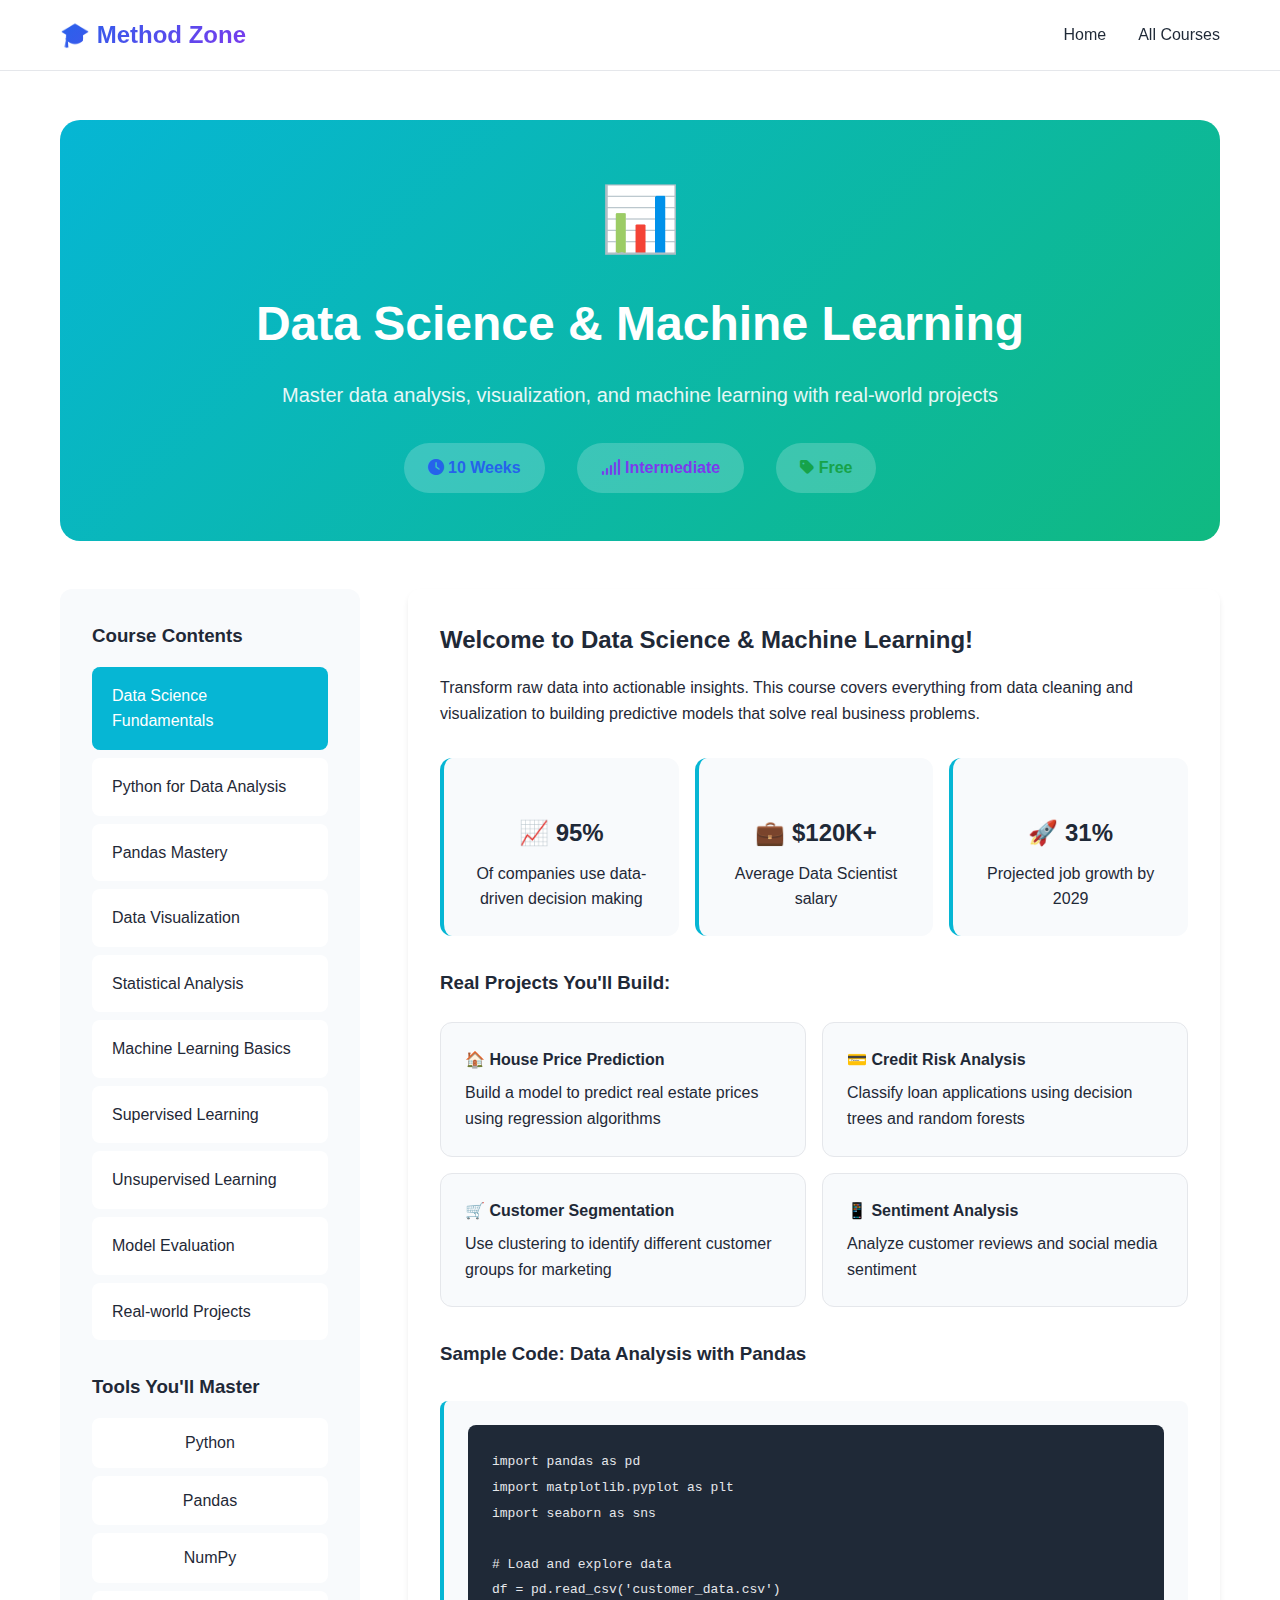
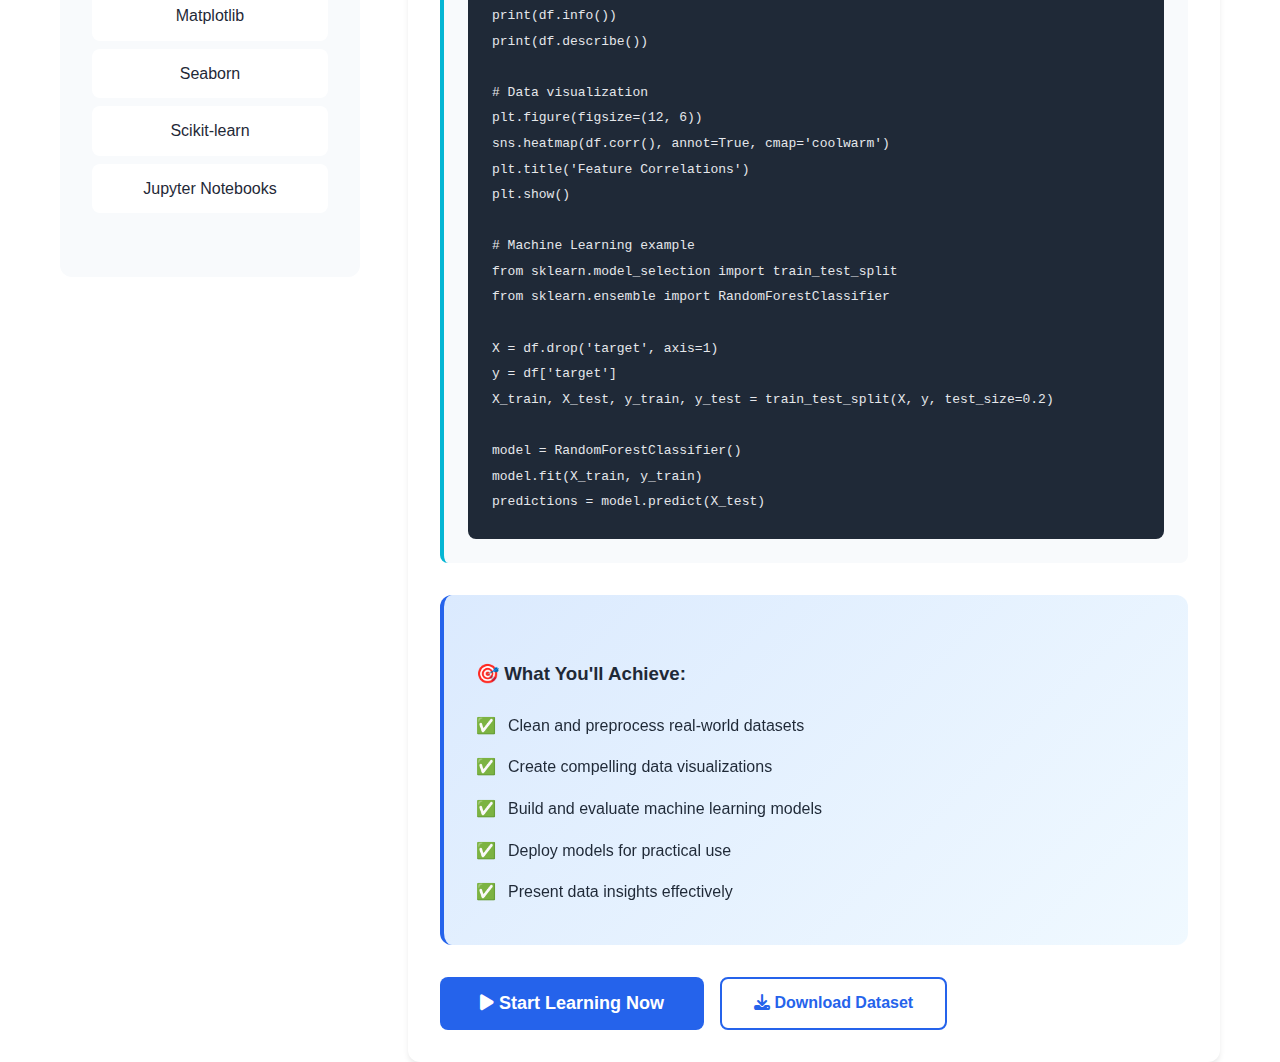
<file: courses/datascience.html>
<!DOCTYPE html>
<html lang="en">
<head>
    <meta charset="UTF-8">
    <meta name="viewport" content="width=device-width, initial-scale=1.0">
    <title>Data Science & Machine Learning - Method Zone</title>
    <link rel="stylesheet" href="../styles.css">
    <link href="https://cdnjs.cloudflare.com/ajax/libs/font-awesome/6.4.0/css/all.min.css" rel="stylesheet">
</head>
<body>
    <nav class="navbar">
        <div class="nav-container">
            <div class="nav-logo">
                <a href="../index.html" style="text-decoration: none;">
                    <h2>🎓 Method Zone</h2>
                </a>
            </div>
            <div class="nav-menu">
                <a href="../index.html" class="nav-link">Home</a>
                <a href="../index.html#courses" class="nav-link">All Courses</a>
            </div>
        </div>
    </nav>

    <div class="container" style="padding-top: 120px;">
        <div class="course-header">
            <div class="course-hero" style="background: linear-gradient(135deg, #06b6d4 0%, #10b981 100%);">
                <div class="course-icon-large">📊</div>
                <h1>Data Science & Machine Learning</h1>
                <p class="course-subtitle">Master data analysis, visualization, and machine learning with real-world projects</p>
                <div class="course-meta-large">
                    <span class="duration"><i class="fas fa-clock"></i> 10 Weeks</span>
                    <span class="level"><i class="fas fa-signal"></i> Intermediate</span>
                    <span class="price"><i class="fas fa-tag"></i> Free</span>
                </div>
            </div>
        </div>

        <div class="course-content">
            <div class="course-sidebar">
                <div class="sidebar-section">
                    <h3>Course Contents</h3>
                    <div class="lesson-list">
                        <div class="lesson-item active">Data Science Fundamentals</div>
                        <div class="lesson-item">Python for Data Analysis</div>
                        <div class="lesson-item">Pandas Mastery</div>
                        <div class="lesson-item">Data Visualization</div>
                        <div class="lesson-item">Statistical Analysis</div>
                        <div class="lesson-item">Machine Learning Basics</div>
                        <div class="lesson-item">Supervised Learning</div>
                        <div class="lesson-item">Unsupervised Learning</div>
                        <div class="lesson-item">Model Evaluation</div>
                        <div class="lesson-item">Real-world Projects</div>
                    </div>
                </div>
                
                <div class="sidebar-section">
                    <h3>Tools You'll Master</h3>
                    <div class="tools-list">
                        <div class="tool-item">Python</div>
                        <div class="tool-item">Pandas</div>
                        <div class="tool-item">NumPy</div>
                        <div class="tool-item">Matplotlib</div>
                        <div class="tool-item">Seaborn</div>
                        <div class="tool-item">Scikit-learn</div>
                        <div class="tool-item">Jupyter Notebooks</div>
                    </div>
                </div>
            </div>

            <div class="course-main">
                <div class="lesson-content">
                    <h2>Welcome to Data Science & Machine Learning!</h2>
                    <p>Transform raw data into actionable insights. This course covers everything from data cleaning and visualization to building predictive models that solve real business problems.</p>

                    <div class="stats-grid">
                        <div class="stat-card">
                            <h3>📈 95%</h3>
                            <p>Of companies use data-driven decision making</p>
                        </div>
                        <div class="stat-card">
                            <h3>💼 $120K+</h3>
                            <p>Average Data Scientist salary</p>
                        </div>
                        <div class="stat-card">
                            <h3>🚀 31%</h3>
                            <p>Projected job growth by 2029</p>
                        </div>
                    </div>

                    <h3>Real Projects You'll Build:</h3>
                    <div class="projects-grid">
                        <div class="project-card">
                            <h4>🏠 House Price Prediction</h4>
                            <p>Build a model to predict real estate prices using regression algorithms</p>
                        </div>
                        <div class="project-card">
                            <h4>💳 Credit Risk Analysis</h4>
                            <p>Classify loan applications using decision trees and random forests</p>
                        </div>
                        <div class="project-card">
                            <h4>🛒 Customer Segmentation</h4>
                            <p>Use clustering to identify different customer groups for marketing</p>
                        </div>
                        <div class="project-card">
                            <h4>📱 Sentiment Analysis</h4>
                            <p>Analyze customer reviews and social media sentiment</p>
                        </div>
                    </div>

                    <h3>Sample Code: Data Analysis with Pandas</h3>
                    <div class="code-example">
                        <pre><code>import pandas as pd
import matplotlib.pyplot as plt
import seaborn as sns

# Load and explore data
df = pd.read_csv('customer_data.csv')
print(df.info())
print(df.describe())

# Data visualization
plt.figure(figsize=(12, 6))
sns.heatmap(df.corr(), annot=True, cmap='coolwarm')
plt.title('Feature Correlations')
plt.show()

# Machine Learning example
from sklearn.model_selection import train_test_split
from sklearn.ensemble import RandomForestClassifier

X = df.drop('target', axis=1)
y = df['target']
X_train, X_test, y_train, y_test = train_test_split(X, y, test_size=0.2)

model = RandomForestClassifier()
model.fit(X_train, y_train)
predictions = model.predict(X_test)</code></pre>
                    </div>

                    <div class="learning-outcomes">
                        <h3>🎯 What You'll Achieve:</h3>
                        <ul>
                            <li>Clean and preprocess real-world datasets</li>
                            <li>Create compelling data visualizations</li>
                            <li>Build and evaluate machine learning models</li>
                            <li>Deploy models for practical use</li>
                            <li>Present data insights effectively</li>
                        </ul>
                    </div>

                    <div class="action-buttons">
                        <button class="btn btn-primary btn-large">
                            <i class="fas fa-play"></i> Start Learning Now
                        </button>
                        <button class="btn btn-outline">
                            <i class="fas fa-download"></i> Download Dataset
                        </button>
                    </div>
                </div>
            </div>
        </div>
    </div>

    <style>
        .course-header {
            text-align: center;
            margin-bottom: 3rem;
        }

        .course-hero {
            color: white;
            padding: 3rem 2rem;
            border-radius: 20px;
            margin-bottom: 2rem;
        }

        .course-icon-large {
            font-size: 4rem;
            margin-bottom: 1rem;
        }

        .course-hero h1 {
            font-size: 3rem;
            margin-bottom: 1rem;
        }

        .course-subtitle {
            font-size: 1.25rem;
            opacity: 0.9;
            margin-bottom: 2rem;
        }

        .course-meta-large {
            display: flex;
            justify-content: center;
            gap: 2rem;
            flex-wrap: wrap;
        }

        .course-meta-large span {
            background: rgba(255, 255, 255, 0.2);
            padding: 0.75rem 1.5rem;
            border-radius: 25px;
            font-weight: 600;
        }

        .course-content {
            display: grid;
            grid-template-columns: 300px 1fr;
            gap: 3rem;
            margin-top: 3rem;
        }

        .course-sidebar {
            background: var(--background-alt);
            padding: 2rem;
            border-radius: 12px;
            height: fit-content;
            position: sticky;
            top: 100px;
        }

        .sidebar-section {
            margin-bottom: 2rem;
        }

        .sidebar-section h3 {
            margin-bottom: 1rem;
            color: var(--text);
        }

        .lesson-list {
            display: flex;
            flex-direction: column;
            gap: 0.5rem;
        }

        .lesson-item {
            padding: 1rem;
            background: white;
            border-radius: 8px;
            cursor: pointer;
            transition: all 0.3s ease;
            border-left: 4px solid transparent;
        }

        .lesson-item:hover {
            background: #06b6d4;
            color: white;
            transform: translateX(5px);
        }

        .lesson-item.active {
            border-left-color: #06b6d4;
            background: #06b6d4;
            color: white;
        }

        .tools-list {
            display: flex;
            flex-direction: column;
            gap: 0.5rem;
        }

        .tool-item {
            padding: 0.75rem;
            background: white;
            border-radius: 8px;
            text-align: center;
            font-weight: 500;
            transition: all 0.3s ease;
        }

        .tool-item:hover {
            background: #10b981;
            color: white;
            transform: scale(1.05);
        }

        .course-main {
            background: white;
            padding: 2rem;
            border-radius: 12px;
            box-shadow: var(--shadow);
        }

        .lesson-content h2 {
            margin-bottom: 1rem;
            color: var(--text);
        }

        .lesson-content h3 {
            margin: 2rem 0 1rem 0;
            color: var(--text);
        }

        .stats-grid {
            display: grid;
            grid-template-columns: repeat(auto-fit, minmax(200px, 1fr));
            gap: 1rem;
            margin: 2rem 0;
        }

        .stat-card {
            background: var(--background-alt);
            padding: 1.5rem;
            border-radius: 12px;
            text-align: center;
            border-left: 4px solid #06b6d4;
        }

        .stat-card h3 {
            font-size: 1.5rem;
            margin-bottom: 0.5rem;
            color: var(--text);
        }

        .projects-grid {
            display: grid;
            grid-template-columns: repeat(auto-fit, minmax(250px, 1fr));
            gap: 1rem;
            margin: 1.5rem 0;
        }

        .project-card {
            background: var(--background-alt);
            padding: 1.5rem;
            border-radius: 12px;
            border: 1px solid var(--border);
            transition: all 0.3s ease;
        }

        .project-card:hover {
            transform: translateY(-5px);
            box-shadow: var(--shadow);
        }

        .project-card h4 {
            margin-bottom: 0.5rem;
            color: var(--text);
        }

        .code-example {
            background: var(--background-alt);
            padding: 1.5rem;
            border-radius: 8px;
            margin: 2rem 0;
            border-left: 4px solid #06b6d4;
        }

        pre {
            background: #1f2937;
            color: #e5e7eb;
            padding: 1.5rem;
            border-radius: 8px;
            overflow-x: auto;
            font-family: 'Monaco', 'Menlo', 'Ubuntu Mono', monospace;
        }

        .learning-outcomes {
            background: linear-gradient(135deg, #dbeafe 0%, #f0f9ff 100%);
            padding: 2rem;
            border-radius: 12px;
            margin: 2rem 0;
            border-left: 4px solid #2563eb;
        }

        .learning-outcomes ul {
            list-style: none;
            padding: 0;
        }

        .learning-outcomes li {
            padding: 0.5rem 0;
            position: relative;
            padding-left: 2rem;
        }

        .learning-outcomes li::before {
            content: '✅';
            position: absolute;
            left: 0;
        }

        .action-buttons {
            display: flex;
            gap: 1rem;
            margin-top: 2rem;
            flex-wrap: wrap;
        }

        @media (max-width: 768px) {
            .course-content {
                grid-template-columns: 1fr;
            }
            
            .course-sidebar {
                position: static;
            }
            
            .course-hero h1 {
                font-size: 2rem;
            }
            
            .stats-grid {
                grid-template-columns: 1fr;
            }
        }
    </style>

    <script src="../script.js"></script>
</body>
</html>
</file>
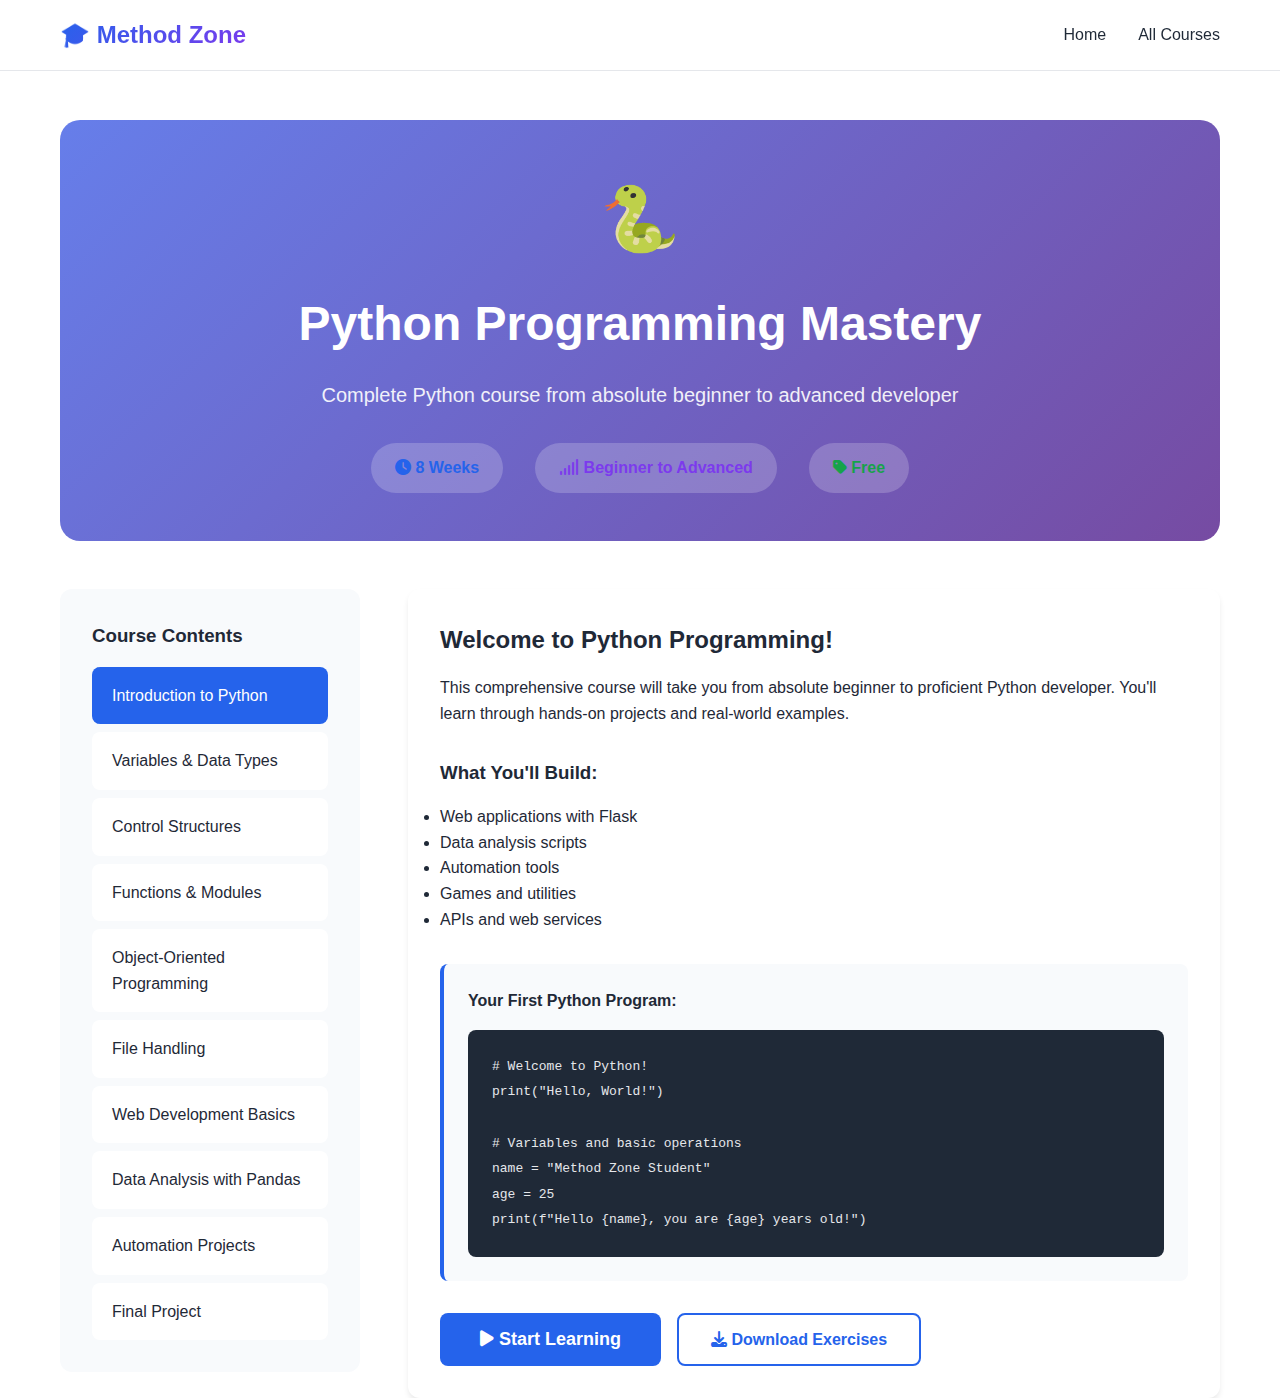
<file: courses/python.html>
<!DOCTYPE html>
<html lang="en">
<head>
    <meta charset="UTF-8">
    <meta name="viewport" content="width=device-width, initial-scale=1.0">
    <title>Python Programming Mastery - Method Zone</title>
    <link rel="stylesheet" href="../styles.css">
    <link href="https://cdnjs.cloudflare.com/ajax/libs/font-awesome/6.4.0/css/all.min.css" rel="stylesheet">
</head>
<body>
    <nav class="navbar">
        <div class="nav-container">
            <div class="nav-logo">
                <a href="../index.html" style="text-decoration: none;">
                    <h2>🎓 Method Zone</h2>
                </a>
            </div>
            <div class="nav-menu">
                <a href="../index.html" class="nav-link">Home</a>
                <a href="../index.html#courses" class="nav-link">All Courses</a>
            </div>
        </div>
    </nav>

    <div class="container" style="padding-top: 120px;">
        <div class="course-header">
            <div class="course-hero">
                <div class="course-icon-large">🐍</div>
                <h1>Python Programming Mastery</h1>
                <p class="course-subtitle">Complete Python course from absolute beginner to advanced developer</p>
                <div class="course-meta-large">
                    <span class="duration"><i class="fas fa-clock"></i> 8 Weeks</span>
                    <span class="level"><i class="fas fa-signal"></i> Beginner to Advanced</span>
                    <span class="price"><i class="fas fa-tag"></i> Free</span>
                </div>
            </div>
        </div>

        <div class="course-content">
            <div class="course-sidebar">
                <div class="sidebar-section">
                    <h3>Course Contents</h3>
                    <div class="lesson-list">
                        <div class="lesson-item active">Introduction to Python</div>
                        <div class="lesson-item">Variables & Data Types</div>
                        <div class="lesson-item">Control Structures</div>
                        <div class="lesson-item">Functions & Modules</div>
                        <div class="lesson-item">Object-Oriented Programming</div>
                        <div class="lesson-item">File Handling</div>
                        <div class="lesson-item">Web Development Basics</div>
                        <div class="lesson-item">Data Analysis with Pandas</div>
                        <div class="lesson-item">Automation Projects</div>
                        <div class="lesson-item">Final Project</div>
                    </div>
                </div>
            </div>

            <div class="course-main">
                <div class="lesson-content">
                    <h2>Welcome to Python Programming!</h2>
                    <p>This comprehensive course will take you from absolute beginner to proficient Python developer. You'll learn through hands-on projects and real-world examples.</p>

                    <h3>What You'll Build:</h3>
                    <ul>
                        <li>Web applications with Flask</li>
                        <li>Data analysis scripts</li>
                        <li>Automation tools</li>
                        <li>Games and utilities</li>
                        <li>APIs and web services</li>
                    </ul>

                    <div class="code-example">
                        <h4>Your First Python Program:</h4>
                        <pre><code># Welcome to Python!
print("Hello, World!")

# Variables and basic operations
name = "Method Zone Student"
age = 25
print(f"Hello {name}, you are {age} years old!")</code></pre>
                    </div>

                    <div class="action-buttons">
                        <button class="btn btn-primary btn-large">
                            <i class="fas fa-play"></i> Start Learning
                        </button>
                        <button class="btn btn-outline">
                            <i class="fas fa-download"></i> Download Exercises
                        </button>
                    </div>
                </div>
            </div>
        </div>
    </div>

    <style>
        .course-header {
            text-align: center;
            margin-bottom: 3rem;
        }

        .course-hero {
            background: linear-gradient(135deg, #667eea 0%, #764ba2 100%);
            color: white;
            padding: 3rem 2rem;
            border-radius: 20px;
            margin-bottom: 2rem;
        }

        .course-icon-large {
            font-size: 4rem;
            margin-bottom: 1rem;
        }

        .course-hero h1 {
            font-size: 3rem;
            margin-bottom: 1rem;
        }

        .course-subtitle {
            font-size: 1.25rem;
            opacity: 0.9;
            margin-bottom: 2rem;
        }

        .course-meta-large {
            display: flex;
            justify-content: center;
            gap: 2rem;
            flex-wrap: wrap;
        }

        .course-meta-large span {
            background: rgba(255, 255, 255, 0.2);
            padding: 0.75rem 1.5rem;
            border-radius: 25px;
            font-weight: 600;
        }

        .course-content {
            display: grid;
            grid-template-columns: 300px 1fr;
            gap: 3rem;
            margin-top: 3rem;
        }

        .course-sidebar {
            background: var(--background-alt);
            padding: 2rem;
            border-radius: 12px;
            height: fit-content;
            position: sticky;
            top: 100px;
        }

        .sidebar-section h3 {
            margin-bottom: 1rem;
            color: var(--text);
        }

        .lesson-list {
            display: flex;
            flex-direction: column;
            gap: 0.5rem;
        }

        .lesson-item {
            padding: 1rem;
            background: white;
            border-radius: 8px;
            cursor: pointer;
            transition: all 0.3s ease;
            border-left: 4px solid transparent;
        }

        .lesson-item:hover {
            background: var(--primary);
            color: white;
            transform: translateX(5px);
        }

        .lesson-item.active {
            border-left-color: var(--primary);
            background: var(--primary);
            color: white;
        }

        .course-main {
            background: white;
            padding: 2rem;
            border-radius: 12px;
            box-shadow: var(--shadow);
        }

        .lesson-content h2 {
            margin-bottom: 1rem;
            color: var(--text);
        }

        .lesson-content h3 {
            margin: 2rem 0 1rem 0;
            color: var(--text);
        }

        .code-example {
            background: var(--background-alt);
            padding: 1.5rem;
            border-radius: 8px;
            margin: 2rem 0;
            border-left: 4px solid var(--primary);
        }

        .code-example h4 {
            margin-bottom: 1rem;
            color: var(--text);
        }

        pre {
            background: #1f2937;
            color: #e5e7eb;
            padding: 1.5rem;
            border-radius: 8px;
            overflow-x: auto;
            font-family: 'Monaco', 'Menlo', 'Ubuntu Mono', monospace;
        }

        .action-buttons {
            display: flex;
            gap: 1rem;
            margin-top: 2rem;
            flex-wrap: wrap;
        }

        @media (max-width: 768px) {
            .course-content {
                grid-template-columns: 1fr;
            }
            
            .course-sidebar {
                position: static;
            }
            
            .course-hero h1 {
                font-size: 2rem;
            }
        }
    </style>

    <script src="../script.js"></script>
</body>
</html>
</file>
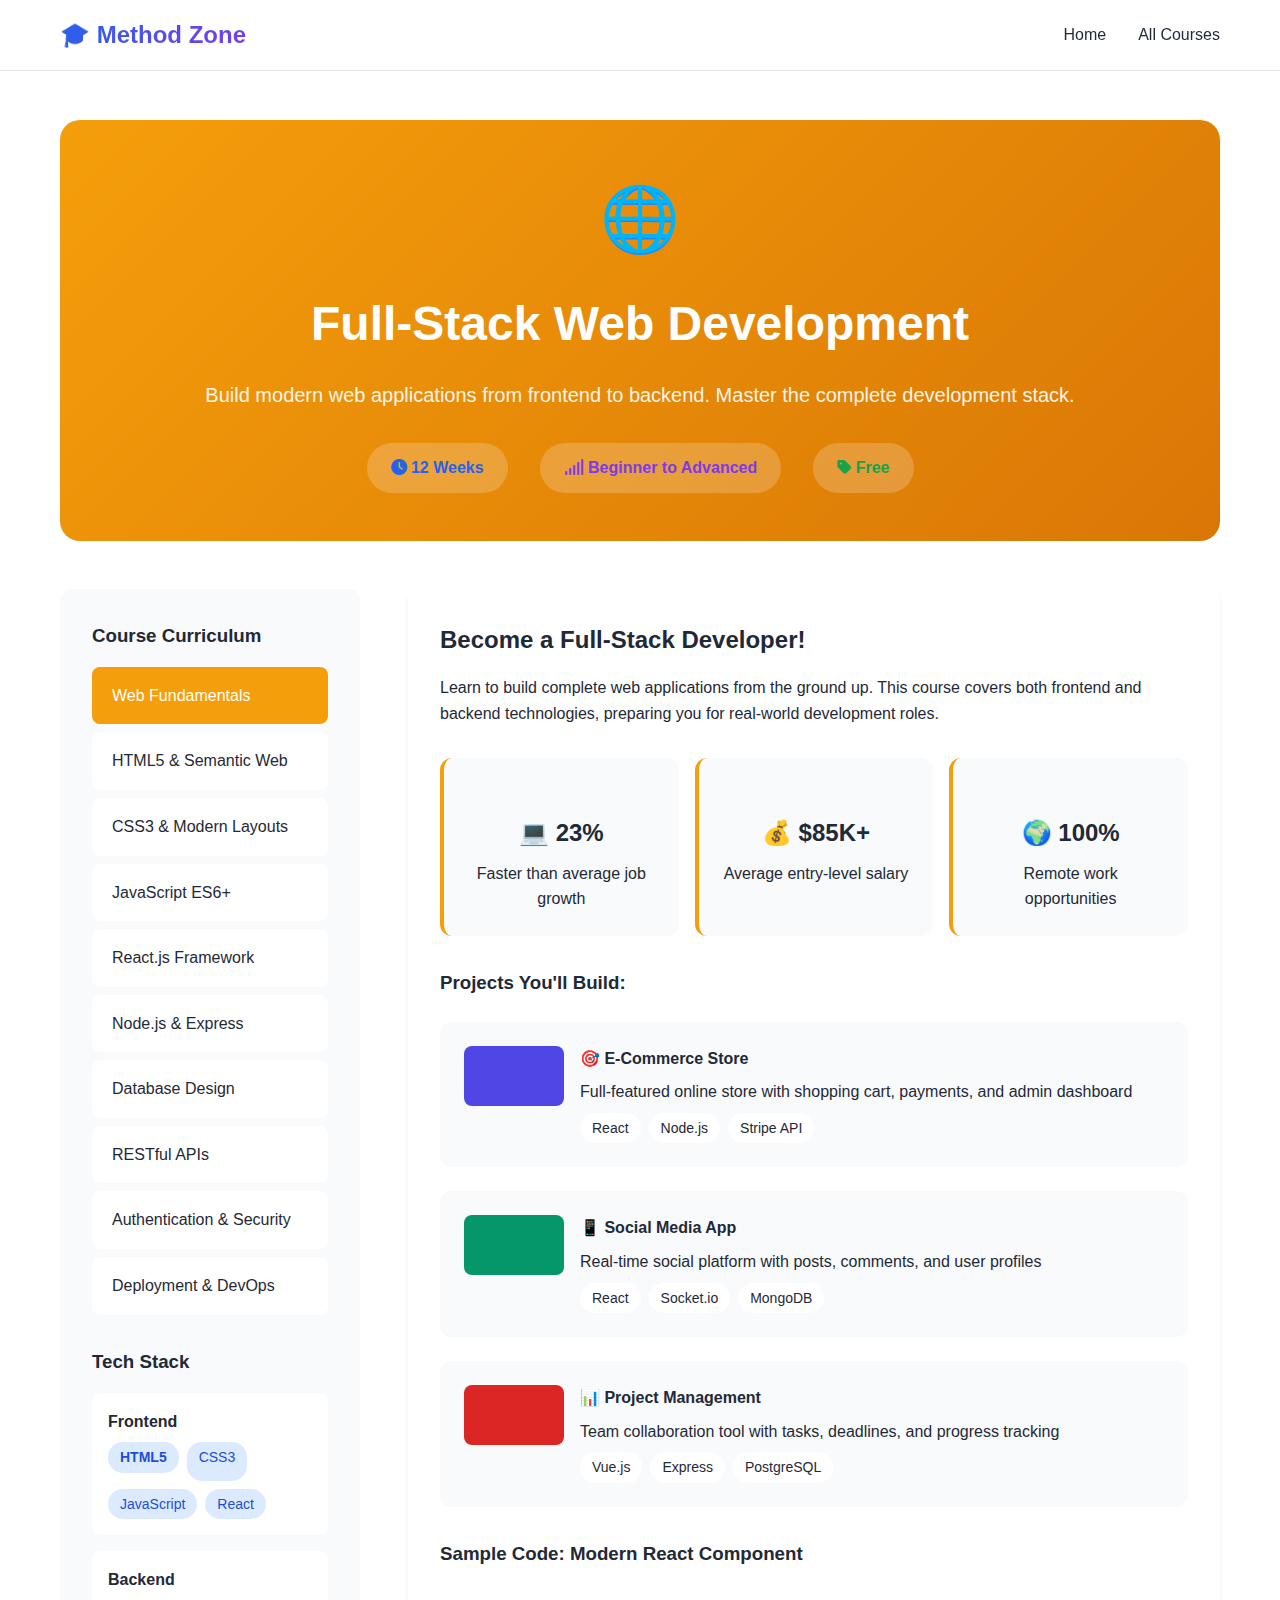
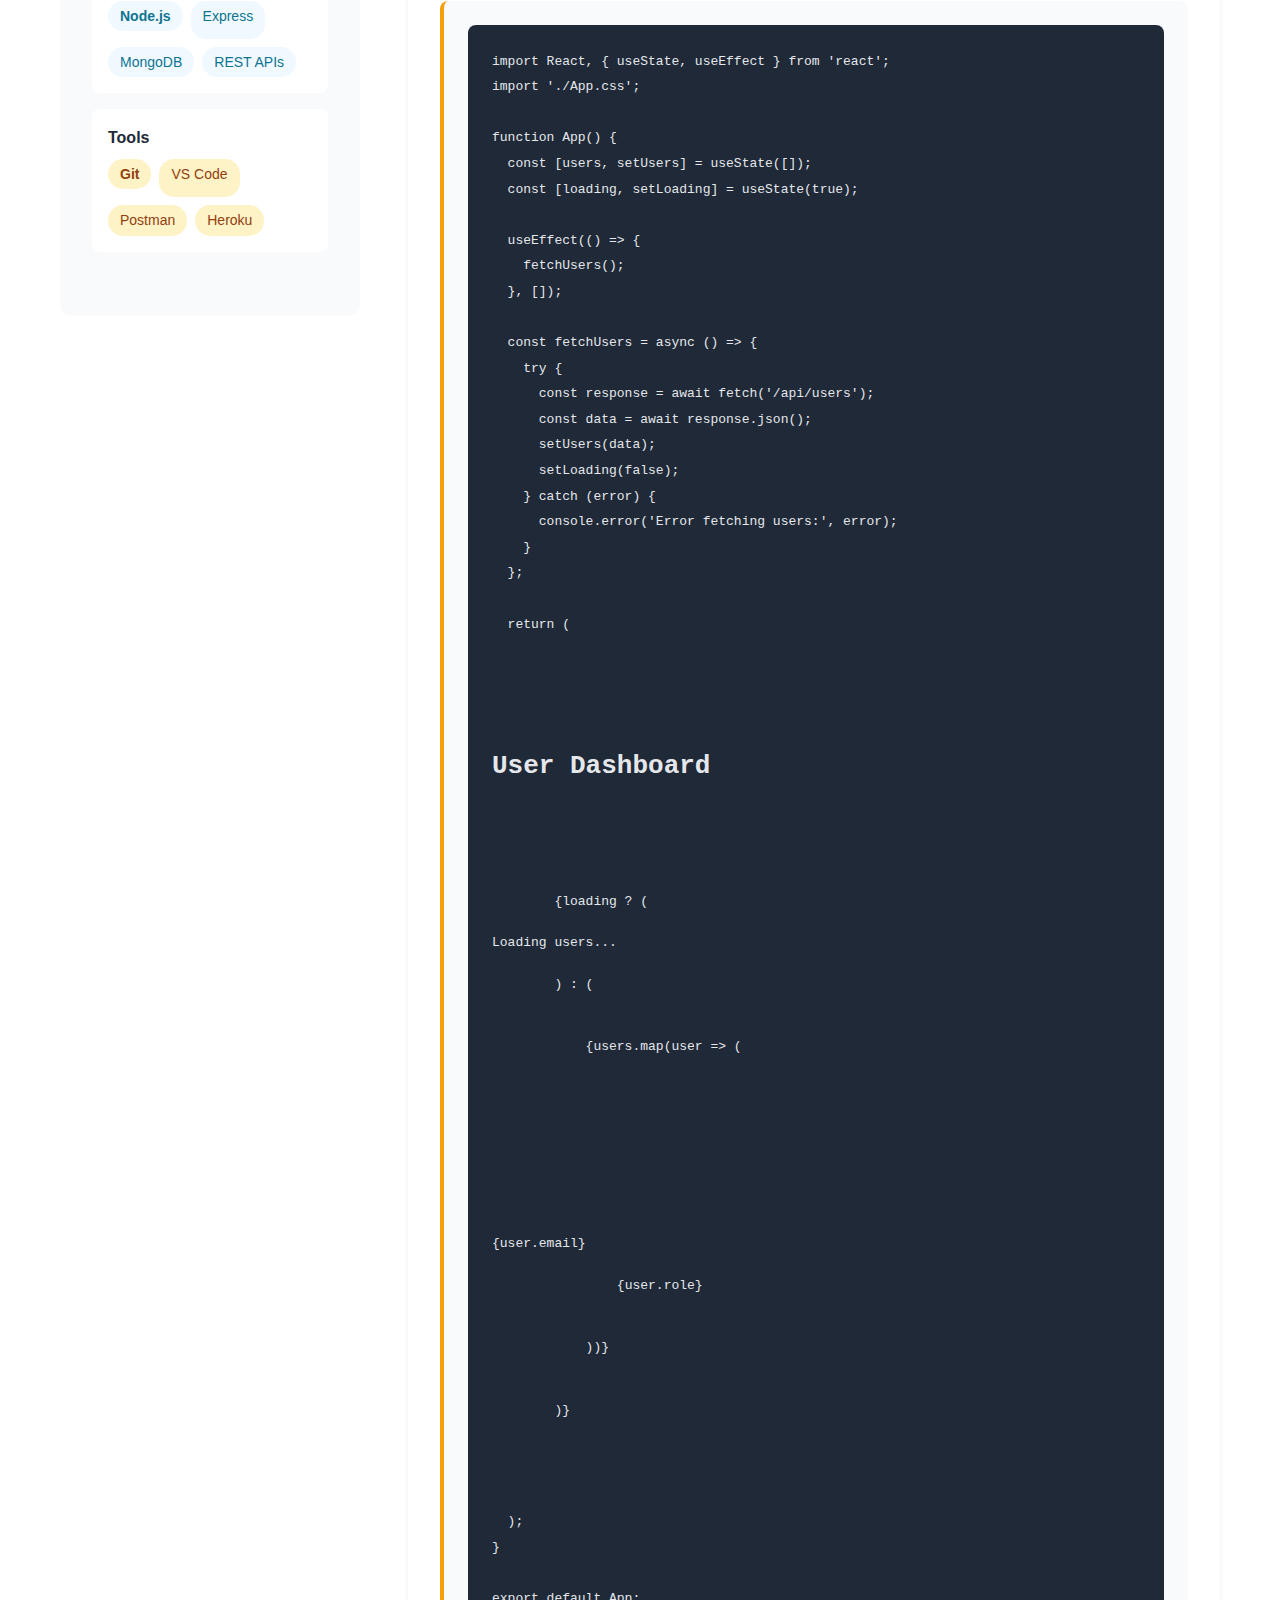
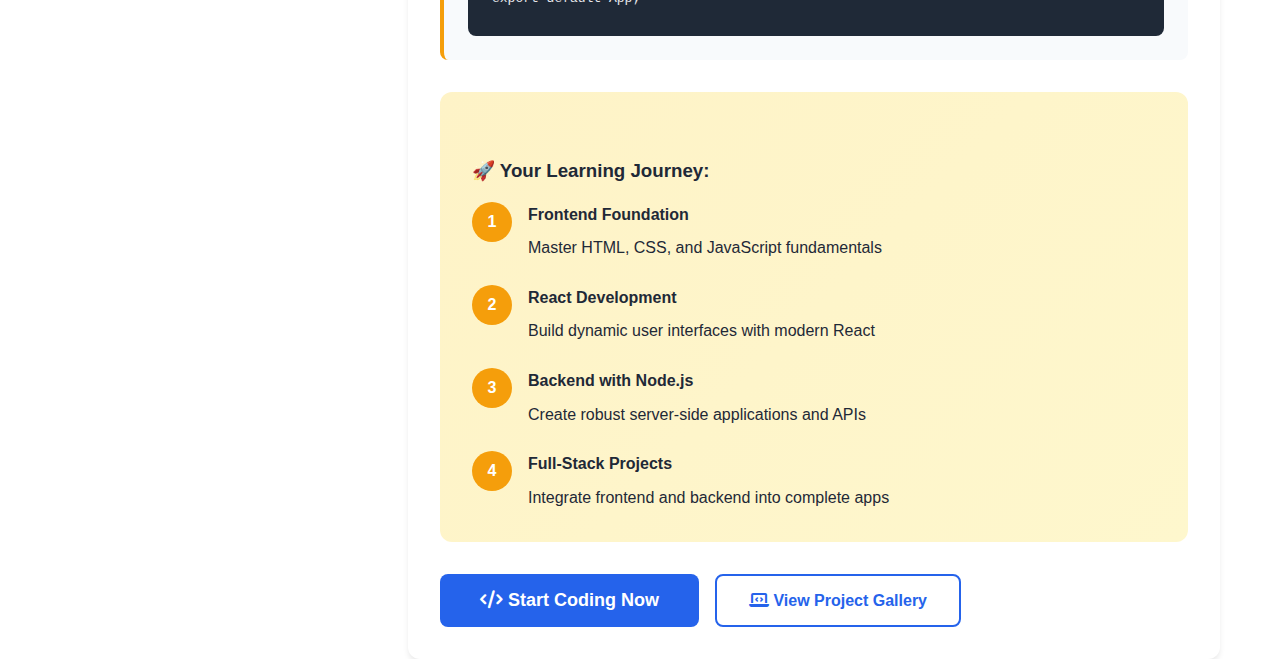
<file: courses/webdev.html>
<!DOCTYPE html>
<html lang="en">
<head>
    <meta charset="UTF-8">
    <meta name="viewport" content="width=device-width, initial-scale=1.0">
    <title>Full-Stack Web Development - Method Zone</title>
    <link rel="stylesheet" href="../styles.css">
    <link href="https://cdnjs.cloudflare.com/ajax/libs/font-awesome/6.4.0/css/all.min.css" rel="stylesheet">
</head>
<body>
    <nav class="navbar">
        <div class="nav-container">
            <div class="nav-logo">
                <a href="../index.html" style="text-decoration: none;">
                    <h2>🎓 Method Zone</h2>
                </a>
            </div>
            <div class="nav-menu">
                <a href="../index.html" class="nav-link">Home</a>
                <a href="../index.html#courses" class="nav-link">All Courses</a>
            </div>
        </div>
    </nav>

    <div class="container" style="padding-top: 120px;">
        <div class="course-header">
            <div class="course-hero" style="background: linear-gradient(135deg, #f59e0b 0%, #d97706 100%);">
                <div class="course-icon-large">🌐</div>
                <h1>Full-Stack Web Development</h1>
                <p class="course-subtitle">Build modern web applications from frontend to backend. Master the complete development stack.</p>
                <div class="course-meta-large">
                    <span class="duration"><i class="fas fa-clock"></i> 12 Weeks</span>
                    <span class="level"><i class="fas fa-signal"></i> Beginner to Advanced</span>
                    <span class="price"><i class="fas fa-tag"></i> Free</span>
                </div>
            </div>
        </div>

        <div class="course-content">
            <div class="course-sidebar">
                <div class="sidebar-section">
                    <h3>Course Curriculum</h3>
                    <div class="lesson-list">
                        <div class="lesson-item active">Web Fundamentals</div>
                        <div class="lesson-item">HTML5 & Semantic Web</div>
                        <div class="lesson-item">CSS3 & Modern Layouts</div>
                        <div class="lesson-item">JavaScript ES6+</div>
                        <div class="lesson-item">React.js Framework</div>
                        <div class="lesson-item">Node.js & Express</div>
                        <div class="lesson-item">Database Design</div>
                        <div class="lesson-item">RESTful APIs</div>
                        <div class="lesson-item">Authentication & Security</div>
                        <div class="lesson-item">Deployment & DevOps</div>
                    </div>
                </div>
                
                <div class="sidebar-section">
                    <h3>Tech Stack</h3>
                    <div class="tech-stack">
                        <div class="tech-item frontend">
                            <span>Frontend</span>
                            <div class="tech-tags">
                                <span>HTML5</span>
                                <span>CSS3</span>
                                <span>JavaScript</span>
                                <span>React</span>
                            </div>
                        </div>
                        <div class="tech-item backend">
                            <span>Backend</span>
                            <div class="tech-tags">
                                <span>Node.js</span>
                                <span>Express</span>
                                <span>MongoDB</span>
                                <span>REST APIs</span>
                            </div>
                        </div>
                        <div class="tech-item tools">
                            <span>Tools</span>
                            <div class="tech-tags">
                                <span>Git</span>
                                <span>VS Code</span>
                                <span>Postman</span>
                                <span>Heroku</span>
                            </div>
                        </div>
                    </div>
                </div>
            </div>

            <div class="course-main">
                <div class="lesson-content">
                    <h2>Become a Full-Stack Developer!</h2>
                    <p>Learn to build complete web applications from the ground up. This course covers both frontend and backend technologies, preparing you for real-world development roles.</p>

                    <div class="career-stats">
                        <div class="career-stat">
                            <h3>💻 23%</h3>
                            <p>Faster than average job growth</p>
                        </div>
                        <div class="career-stat">
                            <h3>💰 $85K+</h3>
                            <p>Average entry-level salary</p>
                        </div>
                        <div class="career-stat">
                            <h3>🌍 100%</h3>
                            <p>Remote work opportunities</p>
                        </div>
                    </div>

                    <h3>Projects You'll Build:</h3>
                    <div class="web-projects">
                        <div class="web-project">
                            <div class="project-preview" style="background: #4f46e5;"></div>
                            <div class="project-info">
                                <h4>🎯 E-Commerce Store</h4>
                                <p>Full-featured online store with shopping cart, payments, and admin dashboard</p>
                                <div class="project-tech">
                                    <span>React</span>
                                    <span>Node.js</span>
                                    <span>Stripe API</span>
                                </div>
                            </div>
                        </div>
                        <div class="web-project">
                            <div class="project-preview" style="background: #059669;"></div>
                            <div class="project-info">
                                <h4>📱 Social Media App</h4>
                                <p>Real-time social platform with posts, comments, and user profiles</p>
                                <div class="project-tech">
                                    <span>React</span>
                                    <span>Socket.io</span>
                                    <span>MongoDB</span>
                                </div>
                            </div>
                        </div>
                        <div class="web-project">
                            <div class="project-preview" style="background: #dc2626;"></div>
                            <div class="project-info">
                                <h4>📊 Project Management</h4>
                                <p>Team collaboration tool with tasks, deadlines, and progress tracking</p>
                                <div class="project-tech">
                                    <span>Vue.js</span>
                                    <span>Express</span>
                                    <span>PostgreSQL</span>
                                </div>
                            </div>
                        </div>
                    </div>

                    <h3>Sample Code: Modern React Component</h3>
                    <div class="code-example">
                        <pre><code>import React, { useState, useEffect } from 'react';
import './App.css';

function App() {
  const [users, setUsers] = useState([]);
  const [loading, setLoading] = useState(true);

  useEffect(() => {
    fetchUsers();
  }, []);

  const fetchUsers = async () => {
    try {
      const response = await fetch('/api/users');
      const data = await response.json();
      setUsers(data);
      setLoading(false);
    } catch (error) {
      console.error('Error fetching users:', error);
    }
  };

  return (
    <div className="app">
      <header className="app-header">
        <h1>User Dashboard</h1>
      </header>
      <main>
        {loading ? (
          <div className="loading">Loading users...</div>
        ) : (
          <div className="users-grid">
            {users.map(user => (
              <div key={user.id} className="user-card">
                <h3>{user.name}</h3>
                <p>{user.email}</p>
                <span className="role">{user.role}</span>
              </div>
            ))}
          </div>
        )}
      </main>
    </div>
  );
}

export default App;</code></pre>
                    </div>

                    <div class="learning-path">
                        <h3>🚀 Your Learning Journey:</h3>
                        <div class="path-steps">
                            <div class="path-step">
                                <div class="step-number">1</div>
                                <div class="step-content">
                                    <h4>Frontend Foundation</h4>
                                    <p>Master HTML, CSS, and JavaScript fundamentals</p>
                                </div>
                            </div>
                            <div class="path-step">
                                <div class="step-number">2</div>
                                <div class="step-content">
                                    <h4>React Development</h4>
                                    <p>Build dynamic user interfaces with modern React</p>
                                </div>
                            </div>
                            <div class="path-step">
                                <div class="step-number">3</div>
                                <div class="step-content">
                                    <h4>Backend with Node.js</h4>
                                    <p>Create robust server-side applications and APIs</p>
                                </div>
                            </div>
                            <div class="path-step">
                                <div class="step-number">4</div>
                                <div class="step-content">
                                    <h4>Full-Stack Projects</h4>
                                    <p>Integrate frontend and backend into complete apps</p>
                                </div>
                            </div>
                        </div>
                    </div>

                    <div class="action-buttons">
                        <button class="btn btn-primary btn-large">
                            <i class="fas fa-code"></i> Start Coding Now
                        </button>
                        <button class="btn btn-outline">
                            <i class="fas fa-laptop-code"></i> View Project Gallery
                        </button>
                    </div>
                </div>
            </div>
        </div>
    </div>

    <style>
        .course-header {
            text-align: center;
            margin-bottom: 3rem;
        }

        .course-hero {
            color: white;
            padding: 3rem 2rem;
            border-radius: 20px;
            margin-bottom: 2rem;
        }

        .course-icon-large {
            font-size: 4rem;
            margin-bottom: 1rem;
        }

        .course-hero h1 {
            font-size: 3rem;
            margin-bottom: 1rem;
        }

        .course-subtitle {
            font-size: 1.25rem;
            opacity: 0.9;
            margin-bottom: 2rem;
        }

        .course-meta-large {
            display: flex;
            justify-content: center;
            gap: 2rem;
            flex-wrap: wrap;
        }

        .course-meta-large span {
            background: rgba(255, 255, 255, 0.2);
            padding: 0.75rem 1.5rem;
            border-radius: 25px;
            font-weight: 600;
        }

        .course-content {
            display: grid;
            grid-template-columns: 300px 1fr;
            gap: 3rem;
            margin-top: 3rem;
        }

        .course-sidebar {
            background: var(--background-alt);
            padding: 2rem;
            border-radius: 12px;
            height: fit-content;
            position: sticky;
            top: 100px;
        }

        .sidebar-section {
            margin-bottom: 2rem;
        }

        .sidebar-section h3 {
            margin-bottom: 1rem;
            color: var(--text);
        }

        .lesson-list {
            display: flex;
            flex-direction: column;
            gap: 0.5rem;
        }

        .lesson-item {
            padding: 1rem;
            background: white;
            border-radius: 8px;
            cursor: pointer;
            transition: all 0.3s ease;
            border-left: 4px solid transparent;
        }

        .lesson-item:hover {
            background: #f59e0b;
            color: white;
            transform: translateX(5px);
        }

        .lesson-item.active {
            border-left-color: #f59e0b;
            background: #f59e0b;
            color: white;
        }

        .tech-stack {
            display: flex;
            flex-direction: column;
            gap: 1rem;
        }

        .tech-item {
            background: white;
            padding: 1rem;
            border-radius: 8px;
        }

        .tech-item span:first-child {
            font-weight: 600;
            margin-bottom: 0.5rem;
            display: block;
            color: var(--text);
        }

        .tech-tags {
            display: flex;
            flex-wrap: wrap;
            gap: 0.5rem;
        }

        .tech-tags span {
            background: var(--background-alt);
            padding: 0.25rem 0.75rem;
            border-radius: 15px;
            font-size: 0.875rem;
            font-weight: 500;
        }

        .frontend .tech-tags span { background: #dbeafe; color: #1d4ed8; }
        .backend .tech-tags span { background: #f0f9ff; color: #0e7490; }
        .tools .tech-tags span { background: #fef3c7; color: #92400e; }

        .course-main {
            background: white;
            padding: 2rem;
            border-radius: 12px;
            box-shadow: var(--shadow);
        }

        .lesson-content h2 {
            margin-bottom: 1rem;
            color: var(--text);
        }

        .lesson-content h3 {
            margin: 2rem 0 1rem 0;
            color: var(--text);
        }

        .career-stats {
            display: grid;
            grid-template-columns: repeat(auto-fit, minmax(200px, 1fr));
            gap: 1rem;
            margin: 2rem 0;
        }

        .career-stat {
            background: var(--background-alt);
            padding: 1.5rem;
            border-radius: 12px;
            text-align: center;
            border-left: 4px solid #f59e0b;
        }

        .career-stat h3 {
            font-size: 1.5rem;
            margin-bottom: 0.5rem;
            color: var(--text);
        }

        .web-projects {
            display: flex;
            flex-direction: column;
            gap: 1.5rem;
            margin: 1.5rem 0;
        }

        .web-project {
            display: grid;
            grid-template-columns: 100px 1fr;
            gap: 1rem;
            background: var(--background-alt);
            padding: 1.5rem;
            border-radius: 12px;
            align-items: start;
        }

        .project-preview {
            width: 100px;
            height: 60px;
            border-radius: 8px;
            background: #4f46e5;
        }

        .project-info h4 {
            margin-bottom: 0.5rem;
            color: var(--text);
        }

        .project-tech {
            display: flex;
            gap: 0.5rem;
            margin-top: 0.5rem;
            flex-wrap: wrap;
        }

        .project-tech span {
            background: white;
            padding: 0.25rem 0.75rem;
            border-radius: 15px;
            font-size: 0.875rem;
            font-weight: 500;
        }

        .code-example {
            background: var(--background-alt);
            padding: 1.5rem;
            border-radius: 8px;
            margin: 2rem 0;
            border-left: 4px solid #f59e0b;
        }

        pre {
            background: #1f2937;
            color: #e5e7eb;
            padding: 1.5rem;
            border-radius: 8px;
            overflow-x: auto;
            font-family: 'Monaco', 'Menlo', 'Ubuntu Mono', monospace;
        }

        .learning-path {
            background: linear-gradient(135deg, #fef3c7 0%, #fef7cd 100%);
            padding: 2rem;
            border-radius: 12px;
            margin: 2rem 0;
        }

        .path-steps {
            display: flex;
            flex-direction: column;
            gap: 1.5rem;
        }

        .path-step {
            display: flex;
            gap: 1rem;
            align-items: flex-start;
        }

        .step-number {
            background: #f59e0b;
            color: white;
            width: 40px;
            height: 40px;
            border-radius: 50%;
            display: flex;
            align-items: center;
            justify-content: center;
            font-weight: bold;
            flex-shrink: 0;
        }

        .step-content h4 {
            margin-bottom: 0.5rem;
            color: var(--text);
        }

        .action-buttons {
            display: flex;
            gap: 1rem;
            margin-top: 2rem;
            flex-wrap: wrap;
        }

        @media (max-width: 768px) {
            .course-content {
                grid-template-columns: 1fr;
            }
            
            .course-sidebar {
                position: static;
            }
            
            .course-hero h1 {
                font-size: 2rem;
            }
            
            .web-project {
                grid-template-columns: 1fr;
            }
            
            .project-preview {
                width: 100%;
                height: 80px;
            }
        }
    </style>

    <script src="../script.js"></script>
</body>
</html>
</file>
<file: styles.css>
/* Reset and Base Styles */
* {
    margin: 0;
    padding: 0;
    box-sizing: border-box;
}

:root {
    --primary: #2563eb;
    --primary-dark: #1d4ed8;
    --secondary: #7c3aed;
    --accent: #06b6d4;
    --success: #10b981;
    --warning: #f59e0b;
    --text: #1f2937;
    --text-light: #6b7280;
    --background: #ffffff;
    --background-alt: #f8fafc;
    --border: #e5e7eb;
    --shadow: 0 4px 6px -1px rgba(0, 0, 0, 0.1);
    --shadow-lg: 0 10px 15px -3px rgba(0, 0, 0, 0.1);
    --shadow-xl: 0 20px 25px -5px rgba(0, 0, 0, 0.1);
}

body {
    font-family: -apple-system, BlinkMacSystemFont, 'Segoe UI', Roboto, Oxygen, Ubuntu, Cantarell, sans-serif;
    line-height: 1.6;
    color: var(--text);
    background: var(--background);
}

.container {
    max-width: 1200px;
    margin: 0 auto;
    padding: 0 20px;
}

/* Navigation */
.navbar {
    background: rgba(255, 255, 255, 0.95);
    backdrop-filter: blur(10px);
    position: fixed;
    top: 0;
    width: 100%;
    z-index: 1000;
    border-bottom: 1px solid var(--border);
    transition: all 0.3s ease;
}

.nav-container {
    max-width: 1200px;
    margin: 0 auto;
    padding: 1rem 20px;
    display: flex;
    justify-content: space-between;
    align-items: center;
}

.nav-logo h2 {
    background: linear-gradient(135deg, var(--primary), var(--secondary));
    -webkit-background-clip: text;
    -webkit-text-fill-color: transparent;
    font-weight: 700;
}

.nav-menu {
    display: flex;
    gap: 2rem;
}

.nav-link {
    text-decoration: none;
    color: var(--text);
    font-weight: 500;
    transition: color 0.3s ease;
    position: relative;
}

.nav-link:hover {
    color: var(--primary);
}

.nav-link::after {
    content: '';
    position: absolute;
    bottom: -5px;
    left: 0;
    width: 0;
    height: 2px;
    background: var(--primary);
    transition: width 0.3s ease;
}

.nav-link:hover::after {
    width: 100%;
}

.nav-toggle {
    display: none;
    flex-direction: column;
    cursor: pointer;
}

.bar {
    width: 25px;
    height: 3px;
    background: var(--text);
    margin: 3px 0;
    transition: 0.3s;
}

/* Hero Section */
.hero {
    background: linear-gradient(135deg, #667eea 0%, #764ba2 100%);
    color: white;
    padding: 160px 0 80px;
    text-align: center;
    position: relative;
    overflow: hidden;
}

.hero::before {
    content: '';
    position: absolute;
    top: 0;
    left: 0;
    right: 0;
    bottom: 0;
    background: rgba(0, 0, 0, 0.3);
}

.hero-content {
    position: relative;
    z-index: 2;
    max-width: 800px;
    margin: 0 auto;
}

.hero-title {
    font-size: 3.5rem;
    font-weight: 800;
    margin-bottom: 1.5rem;
    line-height: 1.2;
}

.hero-subtitle {
    font-size: 1.25rem;
    margin-bottom: 2.5rem;
    opacity: 0.9;
    max-width: 600px;
    margin-left: auto;
    margin-right: auto;
}

.hero-buttons {
    display: flex;
    gap: 1rem;
    justify-content: center;
    flex-wrap: wrap;
}

.hero-stats {
    display: flex;
    justify-content: center;
    gap: 4rem;
    margin-top: 4rem;
    position: relative;
    z-index: 2;
}

.stat {
    text-align: center;
}

.stat h3 {
    font-size: 2.5rem;
    font-weight: 700;
    margin-bottom: 0.5rem;
}

.stat p {
    opacity: 0.9;
    font-weight: 500;
}

/* Buttons */
.btn {
    padding: 12px 32px;
    border: none;
    border-radius: 8px;
    font-weight: 600;
    font-size: 1rem;
    cursor: pointer;
    transition: all 0.3s ease;
    text-decoration: none;
    display: inline-block;
    text-align: center;
}

.btn-primary {
    background: var(--primary);
    color: white;
}

.btn-primary:hover {
    background: var(--primary-dark);
    transform: translateY(-2px);
    box-shadow: var(--shadow-lg);
}

.btn-secondary {
    background: transparent;
    color: white;
    border: 2px solid white;
}

.btn-secondary:hover {
    background: white;
    color: var(--primary);
    transform: translateY(-2px);
}

.btn-outline {
    background: transparent;
    color: var(--primary);
    border: 2px solid var(--primary);
}

.btn-outline:hover {
    background: var(--primary);
    color: white;
    transform: translateY(-2px);
}

.btn-full {
    width: 100%;
}

.btn-large {
    padding: 16px 40px;
    font-size: 1.125rem;
}

/* Sections */
section {
    padding: 80px 0;
}

.section-title {
    text-align: center;
    font-size: 2.5rem;
    font-weight: 700;
    margin-bottom: 1rem;
    background: linear-gradient(135deg, var(--primary), var(--secondary));
    -webkit-background-clip: text;
    -webkit-text-fill-color: transparent;
}

.section-subtitle {
    text-align: center;
    font-size: 1.125rem;
    color: var(--text-light);
    margin-bottom: 3rem;
    max-width: 600px;
    margin-left: auto;
    margin-right: auto;
}

/* Courses Section */
.courses {
    background: var(--background-alt);
}

.courses-grid {
    display: grid;
    grid-template-columns: repeat(auto-fit, minmax(400px, 1fr));
    gap: 2rem;
    margin-top: 3rem;
}

.course-card {
    background: white;
    padding: 2.5rem;
    border-radius: 16px;
    box-shadow: var(--shadow);
    transition: all 0.3s ease;
    border: 1px solid var(--border);
    position: relative;
}

.course-card:hover {
    transform: translateY(-8px);
    box-shadow: var(--shadow-xl);
}

.course-card.featured {
    border: 2px solid var(--primary);
    transform: scale(1.02);
}

.course-badge {
    position: absolute;
    top: -10px;
    right: 20px;
    background: var(--primary);
    color: white;
    padding: 0.5rem 1rem;
    border-radius: 20px;
    font-size: 0.875rem;
    font-weight: 600;
}

.course-icon {
    font-size: 3rem;
    margin-bottom: 1.5rem;
}

.course-card h3 {
    font-size: 1.5rem;
    font-weight: 600;
    margin-bottom: 1rem;
    color: var(--text);
}

.course-description {
    color: var(--text-light);
    margin-bottom: 1.5rem;
    line-height: 1.6;
    font-size: 1.125rem;
}

.course-meta {
    display: flex;
    gap: 1rem;
    margin-bottom: 2rem;
    flex-wrap: wrap;
}

.course-meta span {
    display: flex;
    align-items: center;
    gap: 0.5rem;
    padding: 0.5rem 1rem;
    border-radius: 20px;
    font-size: 0.875rem;
    font-weight: 500;
}

.duration { background: #dbeafe; color: var(--primary); }
.level { background: #f3e8ff; color: var(--secondary); }
.price { background: #dcfce7; color: #16a34a; }

.course-highlights {
    margin-bottom: 2rem;
}

.course-highlights h4 {
    font-size: 1.125rem;
    font-weight: 600;
    margin-bottom: 1rem;
    color: var(--text);
}

.course-highlights ul {
    list-style: none;
    padding: 0;
}

.course-highlights li {
    padding: 0.5rem 0;
    color: var(--text-light);
    position: relative;
    padding-left: 1.5rem;
}

.course-highlights li::before {
    content: '✓';
    position: absolute;
    left: 0;
    color: var(--success);
    font-weight: bold;
}

.course-actions {
    display: flex;
    flex-direction: column;
    gap: 1rem;
}

/* Features Section */
.features {
    background: var(--background);
}

.features-grid {
    display: grid;
    grid-template-columns: repeat(auto-fit, minmax(300px, 1fr));
    gap: 2rem;
    margin-top: 3rem;
}

.feature-card {
    background: white;
    padding: 2rem;
    border-radius: 12px;
    box-shadow: var(--shadow);
    transition: all 0.3s ease;
    text-align: center;
    border: 1px solid var(--border);
}

.feature-card:hover {
    transform: translateY(-5px);
    box-shadow: var(--shadow-lg);
}

.feature-icon {
    font-size: 3rem;
    margin-bottom: 1.5rem;
}

.feature-card h3 {
    font-size: 1.375rem;
    font-weight: 600;
    margin-bottom: 1rem;
    color: var(--text);
}

.feature-card p {
    color: var(--text-light);
    line-height: 1.6;
}

/* Learning Paths */
.learning-paths {
    background: linear-gradient(135deg, #667eea 0%, #764ba2 100%);
    color: white;
}

.learning-paths .section-title,
.learning-paths .section-subtitle {
    color: white;
    -webkit-text-fill-color: white;
    background: none;
}

.paths-grid {
    display: grid;
    grid-template-columns: repeat(auto-fit, minmax(300px, 1fr));
    gap: 2rem;
    margin-top: 3rem;
}

.path-card {
    background: rgba(255, 255, 255, 0.1);
    backdrop-filter: blur(10px);
    padding: 2rem;
    border-radius: 16px;
    border: 1px solid rgba(255, 255, 255, 0.2);
    transition: all 0.3s ease;
}

.path-card:hover {
    background: rgba(255, 255, 255, 0.15);
    transform: translateY(-5px);
}

.path-card h3 {
    font-size: 1.375rem;
    font-weight: 600;
    margin-bottom: 1.5rem;
}

.path-courses {
    display: flex;
    flex-wrap: wrap;
    gap: 0.5rem;
    margin-bottom: 1.5rem;
}

.course-tag {
    background: rgba(255, 255, 255, 0.2);
    padding: 0.25rem 0.75rem;
    border-radius: 15px;
    font-size: 0.875rem;
    font-weight: 500;
}

.path-card p {
    opacity: 0.9;
    margin-bottom: 1.5rem;
    line-height: 1.6;
}

/* About Section */
.about {
    background: var(--background-alt);
}

.about-content {
    display: grid;
    grid-template-columns: 2fr 1fr;
    gap: 4rem;
    align-items: start;
}

.about-text p {
    font-size: 1.125rem;
    color: var(--text-light);
    margin-bottom: 2rem;
    line-height: 1.7;
}

.mission-stats {
    display: grid;
    grid-template-columns: 1fr 1fr;
    gap: 2rem;
    margin-top: 2rem;
}

.mission-stat h4 {
    font-weight: 600;
    margin-bottom: 0.5rem;
    color: var(--text);
}

.mission-stat p {
    color: var(--text-light);
    margin: 0;
    font-size: 1rem;
}

.about-values h3 {
    font-size: 1.5rem;
    font-weight: 600;
    margin-bottom: 1.5rem;
    color: var(--text);
}

.values-list {
    display: flex;
    flex-direction: column;
    gap: 1rem;
}

.value-item {
    display: flex;
    align-items: center;
    gap: 1rem;
    padding: 1rem;
    background: white;
    border-radius: 8px;
    transition: all 0.3s ease;
    border: 1px solid var(--border);
}

.value-item:hover {
    background: var(--primary);
    color: white;
    transform: translateX(5px);
}

.value-item i {
    font-size: 1.25rem;
    width: 20px;
}

.value-item span {
    font-weight: 500;
}

/* CTA Section */
.cta {
    background: var(--background);
    text-align: center;
}

.cta-content h2 {
    font-size: 2.5rem;
    font-weight: 700;
    margin-bottom: 1rem;
    color: var(--text);
}

.cta-content p {
    font-size: 1.25rem;
    color: var(--text-light);
    margin-bottom: 2.5rem;
    max-width: 600px;
    margin-left: auto;
    margin-right: auto;
}

.cta-buttons {
    display: flex;
    gap: 1rem;
    justify-content: center;
    flex-wrap: wrap;
}

/* Newsletter */
.newsletter {
    background: linear-gradient(135deg, var(--primary), var(--secondary));
    color: white;
    padding: 60px 0;
}

.newsletter-content {
    text-align: center;
    max-width: 600px;
    margin: 0 auto;
}

.newsletter-content h3 {
    font-size: 2rem;
    font-weight: 700;
    margin-bottom: 1rem;
}

.newsletter-content p {
    font-size: 1.125rem;
    margin-bottom: 2rem;
    opacity: 0.9;
}

.newsletter-form {
    display: flex;
    gap: 1rem;
    max-width: 400px;
    margin: 0 auto;
}

.newsletter-form input {
    flex: 1;
    padding: 12px 16px;
    border: none;
    border-radius: 8px;
    font-size: 1rem;
}

.newsletter-form input:focus {
    outline: none;
    box-shadow: 0 0 0 3px rgba(255, 255, 255, 0.3);
}

/* Footer */
.footer {
    background: var(--text);
    color: white;
    padding: 60px 0 20px;
}

.footer-content {
    display: grid;
    grid-template-columns: 2fr 1fr 1fr 1fr;
    gap: 3rem;
    margin-bottom: 3rem;
}

.footer-section h3,
.footer-section h4 {
    margin-bottom: 1.5rem;
    color: white;
}

.footer-section p {
    color: #9ca3af;
    line-height: 1.6;
    margin-bottom: 1.5rem;
}

.footer-section ul {
    list-style: none;
    padding: 0;
}

.footer-section ul li {
    margin-bottom: 0.75rem;
}

.footer-section ul li a {
    color: #9ca3af;
    text-decoration: none;
    transition: color 0.3s ease;
}

.footer-section ul li a:hover {
    color: white;
}

.social-links {
    display: flex;
    gap: 1rem;
}

.social-links a {
    display: inline-flex;
    align-items: center;
    justify-content: center;
    width: 40px;
    height: 40px;
    background: rgba(255, 255, 255, 0.1);
    border-radius: 50%;
    color: white;
    text-decoration: none;
    transition: all 0.3s ease;
}

.social-links a:hover {
    background: var(--primary);
    transform: translateY(-2px);
}

.footer-bottom {
    text-align: center;
    padding-top: 2rem;
    border-top: 1px solid #374151;
    color: #9ca3af;
}

/* Modal */
.modal {
    display: none;
    position: fixed;
    z-index: 2000;
    left: 0;
    top: 0;
    width: 100%;
    height: 100%;
    background: rgba(0, 0, 0, 0.5);
    backdrop-filter: blur(5px);
}

.modal-content {
    background: white;
    margin: 5% auto;
    padding: 2rem;
    border-radius: 16px;
    width: 90%;
    max-width: 500px;
    position: relative;
    animation: modalSlideIn 0.3s ease;
}

.modal-content.large {
    max-width: 800px;
}

@keyframes modalSlideIn {
    from {
        opacity: 0;
        transform: translateY(-50px);
    }
    to {
        opacity: 1;
        transform: translateY(0);
    }
}

.close {
    position: absolute;
    right: 1rem;
    top: 1rem;
    font-size: 1.5rem;
    cursor: pointer;
    color: var(--text-light);
    background: none;
    border: none;
}

.close:hover {
    color: var(--text);
}

/* Preview Content */
.preview-header {
    text-align: center;
    margin-bottom: 2rem;
    padding-bottom: 2rem;
    border-bottom: 1px solid var(--border);
}

.preview-video {
    width: 100%;
    height: 400px;
    background: var(--background-alt);
    border-radius: 12px;
    display: flex;
    align-items: center;
    justify-content: center;
    margin-bottom: 2rem;
    border: 2px dashed var(--border);
    flex-direction: column;
}

.preview-video i {
    font-size: 4rem;
    color: var(--text-light);
    margin-bottom: 1rem;
}

.preview-features {
    display: grid;
    grid-template-columns: repeat(auto-fit, minmax(200px, 1fr));
    gap: 1rem;
    margin: 2rem 0;
}

.preview-feature {
    text-align: center;
    padding: 1rem;
    background: var(--background-alt);
    border-radius: 8px;
}

/* Responsive Design */
@media (max-width: 768px) {
    .nav-menu {
        display: none;
        position: absolute;
        top: 100%;
        left: 0;
        width: 100%;
        background: white;
        flex-direction: column;
        padding: 1rem;
        box-shadow: var(--shadow-lg);
    }
    
    .nav-menu.active {
        display: flex;
    }
    
    .nav-toggle {
        display: flex;
    }
    
    .hero-title {
        font-size: 2.5rem;
    }
    
    .hero-stats {
        flex-direction: column;
        gap: 2rem;
    }
    
    .courses-grid {
        grid-template-columns: 1fr;
    }
    
    .about-content {
        grid-template-columns: 1fr;
        gap: 2rem;
    }
    
    .mission-stats {
        grid-template-columns: 1fr;
    }
    
    .footer-content {
        grid-template-columns: 1fr;
        gap: 2rem;
    }
    
    .cta-buttons {
        flex-direction: column;
        align-items: center;
    }
    
    .hero-buttons {
        flex-direction: column;
        align-items: center;
    }
    
    .course-meta {
        justify-content: center;
    }
    
    .newsletter-form {
        flex-direction: column;
    }
}

@media (max-width: 480px) {
    .container {
        padding: 0 15px;
    }
    
    .hero-title {
        font-size: 2rem;
    }
    
    .section-title {
        font-size: 2rem;
    }
    
    .course-card {
        padding: 1.5rem;
    }
    
    .modal-content {
        margin: 10% auto;
        padding: 1.5rem;
    }
    
    .course-meta-large {
        flex-direction: column;
        align-items: center;
    }
}
</file>
